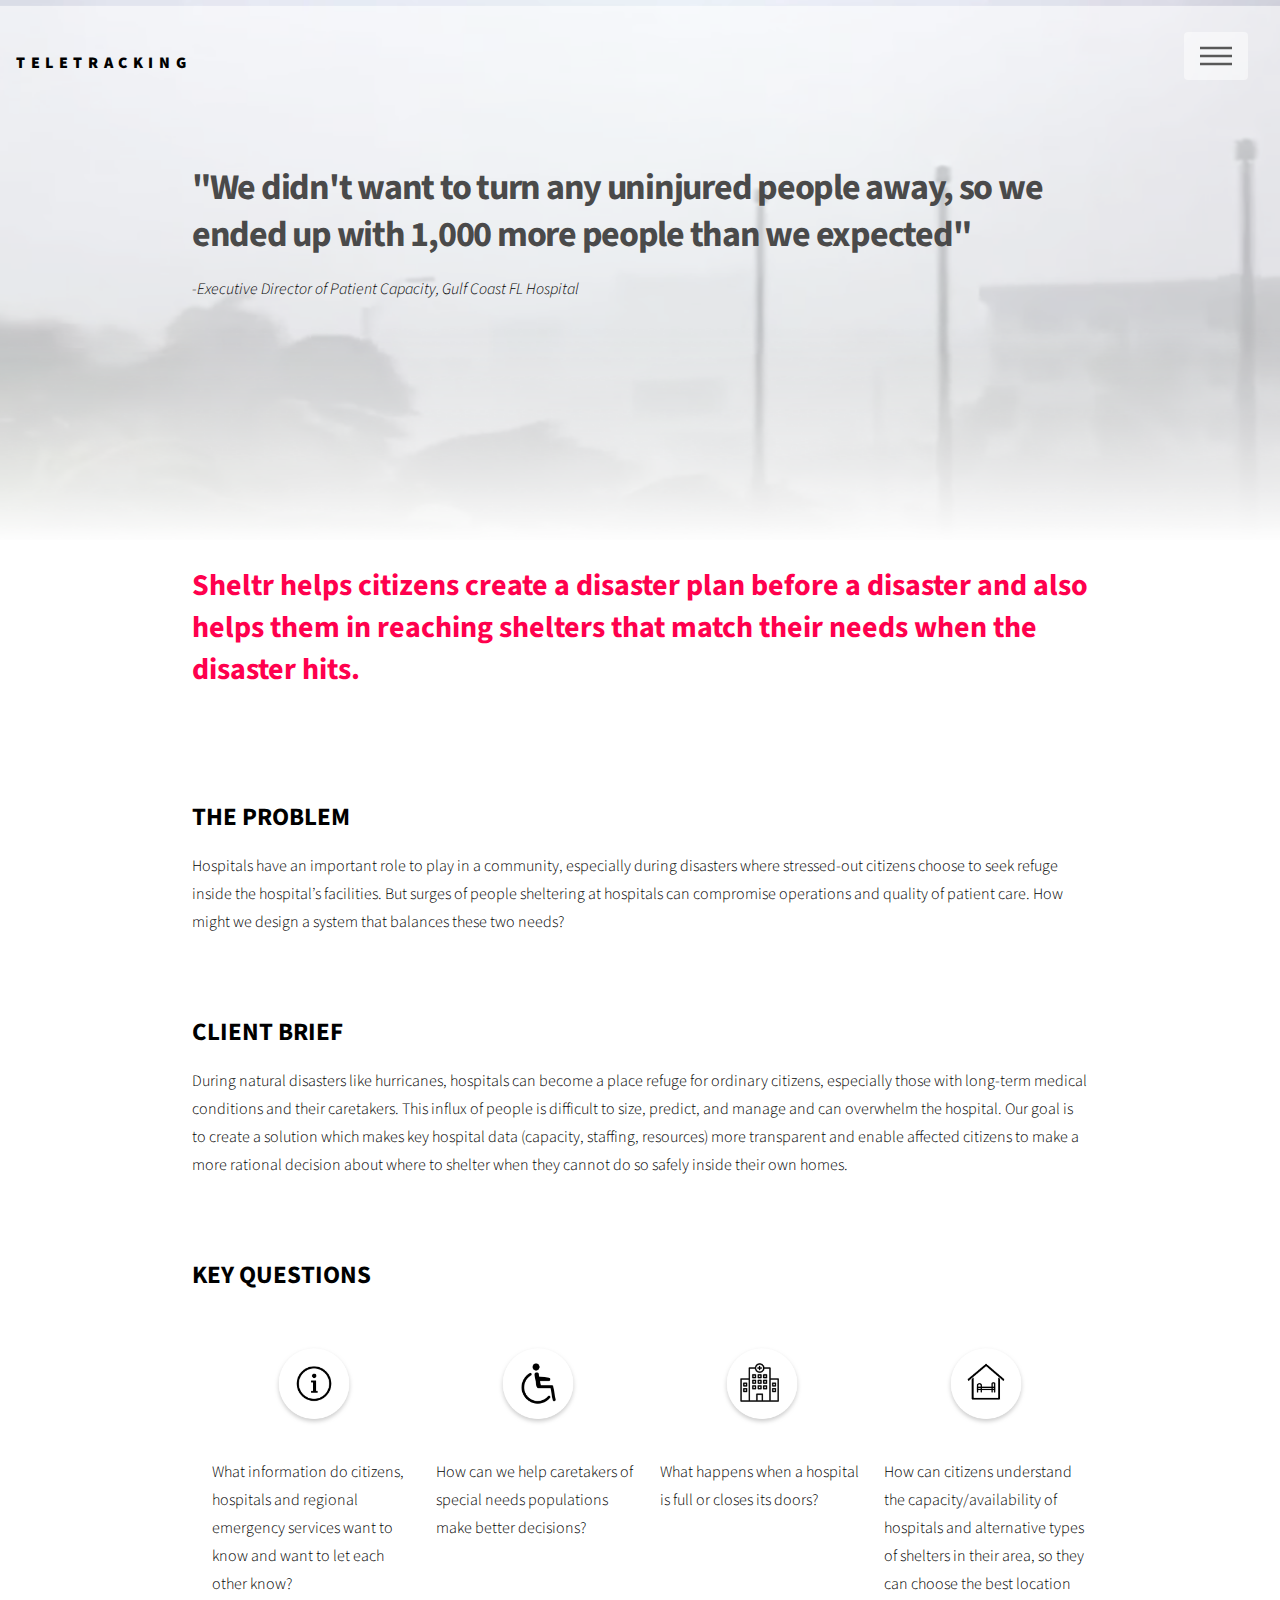
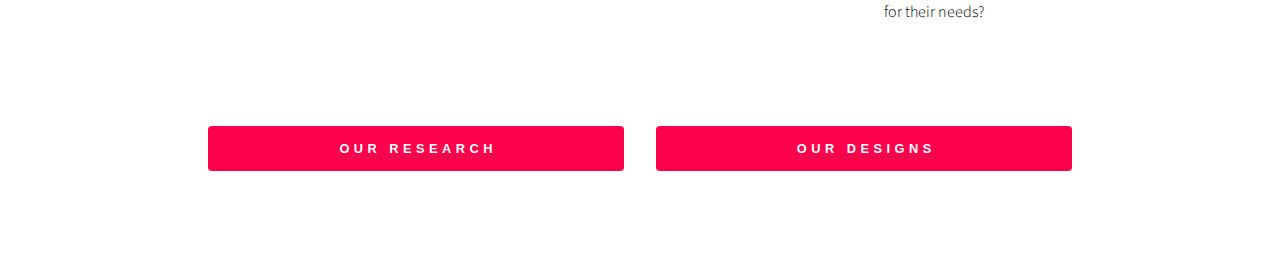
<file: index.html>
<!DOCTYPE HTML>
<!--
	Phantom by HTML5 UP
	html5up.net | @ajlkn
	Free for personal and commercial use under the CCA 3.0 license (html5up.net/license)
-->
<html>
	<head>
		<title>Home - Sheltr</title>
		<meta charset="utf-8" />
		<meta name="viewport" content="width=device-width, initial-scale=1" />
		<!--[if lte IE 8]><script src="assets/js/ie/html5shiv.js"></script><![endif]-->
		<link rel="stylesheet" href="assets/css/main.css" />
		<!--[if lte IE 9]><link rel="stylesheet" href="assets/css/ie9.css" /><![endif]-->
		<!--[if lte IE 8]><link rel="stylesheet" href="assets/css/ie8.css" /><![endif]-->
	</head>
	<body>
		<!-- Wrapper -->
			<div id="wrapper">
				<img id="home_image" src="images/TT_home_background.png" alt="" />

				<!-- Header -->
					<header id="header">
						<div>

							<!-- Logo -->
								<a href="index.html" class="logo">
									<span class="title">TeleTracking</span>
								</a>

							<!-- Nav -->
								<nav>
									<ul>
										<li><a href="#menu">Menu</a></li>
									</ul>
								</nav>

						</div>
					</header>

				<!-- Menu -->
					<nav id="menu">
						<h2>Menu</h2>
						<ul>
							<li><a href="index.html">Home</a></li>
							<li><a href="research.html">Research</a></li>
							<li><a href="design.html">Design</a></li>
						</ul>
					</nav>

				<!-- Main -->
					<div id="main">
						<div class="inner">
							<header id="opening_quote">
								<h1 id="main_quote">"We didn't want to turn any uninjured people away, so we ended up with 1,000 more people than we expected"</h1>
								<p id="quotes">-Executive Director of Patient Capacity, Gulf Coast FL Hospital</p>
							</header>
							<section class="tiles">
								<p class="solution">Sheltr helps citizens create a disaster plan before a disaster and also helps them in reaching shelters that match their needs when the disaster hits.</p>
								<div>
									<p class="home_topic">THE PROBLEM</p>
									<p>Hospitals have an important role to play in a community, especially during disasters where stressed-out citizens choose to seek refuge inside the hospital’s facilities. But surges of people sheltering at hospitals can compromise operations and quality of patient care. How might we design a system that balances these two needs?</p>
									<p class="home_topic">CLIENT BRIEF</p>
									<p>During natural disasters like hurricanes, hospitals can become a place refuge for ordinary citizens, especially those with long-term medical conditions and their caretakers. This influx of people is difficult to size, predict, and manage and can overwhelm the hospital. Our goal is to create a solution which makes key hospital data (capacity, staffing, resources) more transparent and enable affected citizens to make a more rational decision about where to shelter when they cannot do so safely inside their own homes. 
									</p>
									<p class="home_topic">KEY QUESTIONS</p>
								</div>
							
								<article class="style1">
									<span><img class="icon" src="images/icon_homepage1.png" alt="" /></span>
									<p>What information do citizens, hospitals and regional emergency services want to know and want to let each other know?</p>
								</article>
								<article class="style2">
									<!--<div class="circle"></div>-->
									<span><img class="icon" src="images/icon_homepage2.png" alt="" /></span>
									<p>How can we help caretakers of special needs populations make better decisions?</p>
								</article>
								<article class="style3">
									<span><img class="icon" src="images/icon_homepage3.png" alt="" /></span>
									<p>What happens when a hospital is full or closes its doors?</p>
								</article>
								<article class="style4">
									<span><img class="icon" src="images/icon_homepage4.png" alt="" /></span>
									<p>How can citizens understand the capacity/availability of hospitals and alternative types of shelters in their area, so they can choose the best location for their needs?</p>
								</article>

								<button class="button pink button-research"><a href="research.html">Our Research</a></button>
								<button class="button pink button-design"><a href="design.html">Our Designs</a></button>
							</section>
						</div>
					</div>
			</div>

		<!-- Scripts -->
			<script src="assets/js/jquery.min.js"></script>
			<script src="assets/js/skel.min.js"></script>
			<script src="assets/js/util.js"></script>
			<!--[if lte IE 8]><script src="assets/js/ie/respond.min.js"></script><![endif]-->
			<script src="assets/js/main.js"></script>

	</body>
</html>
</file>
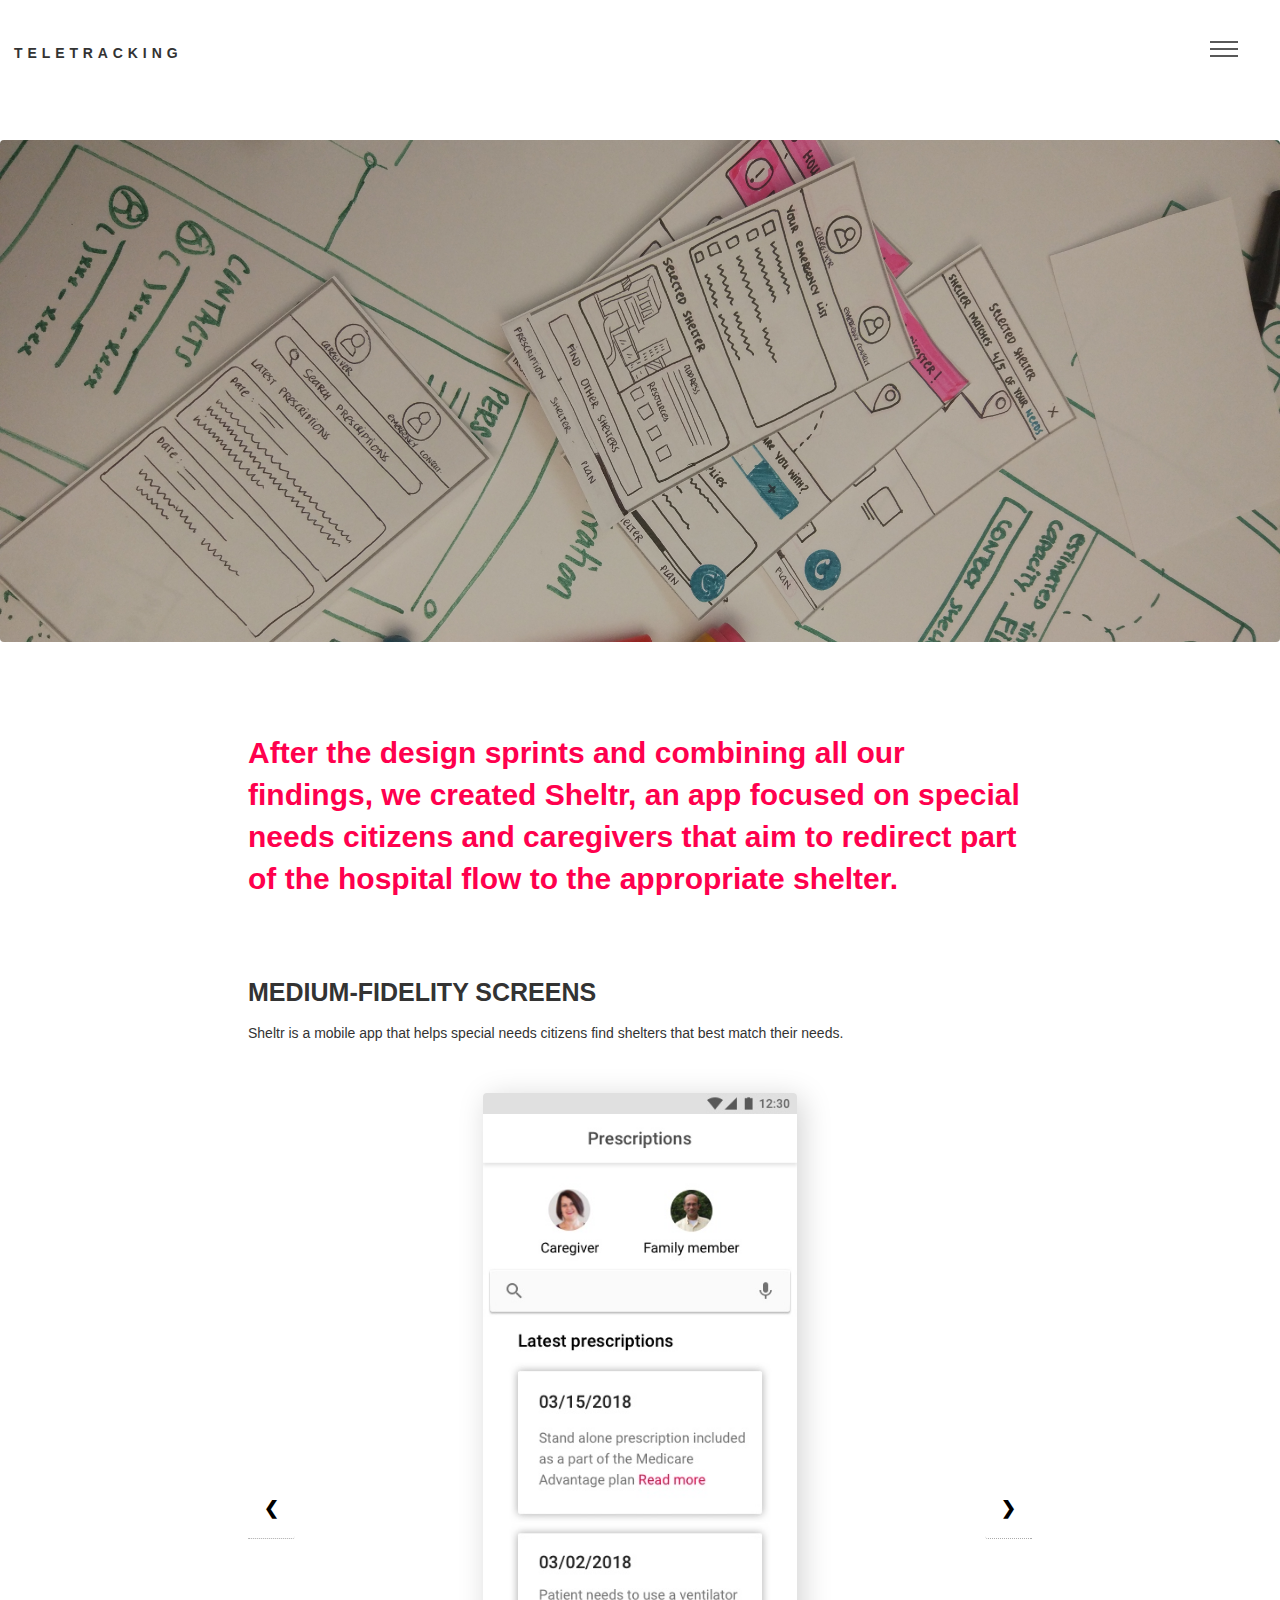
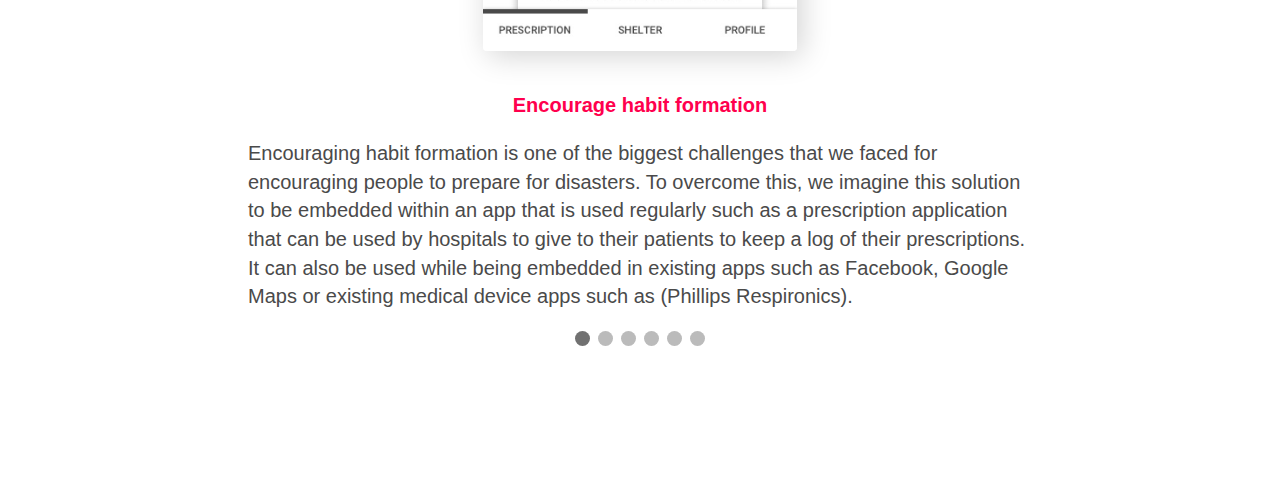
<file: design.html>
<!DOCTYPE HTML>
<!--
	Phantom by HTML5 UP
	html5up.net | @ajlkn
	Free for personal and commercial use under the CCA 3.0 license (html5up.net/license)
-->
<html>
	<head>
		<title>Design - Sheltr</title>
		<meta charset="utf-8" />
		<meta name="viewport" content="width=device-width, initial-scale=1" />
		<!--[if lte IE 8]><script src="assets/js/ie/html5shiv.js"></script><![endif]-->
		<link rel="stylesheet" href="assets/css/main.css" />
		<!--[if lte IE 9]><link rel="stylesheet" href="assets/css/ie9.css" /><![endif]-->
		<!--[if lte IE 8]><link rel="stylesheet" href="assets/css/ie8.css" /><![endif]-->

  <meta name="viewport" content="width=device-width, initial-scale=1">
  <link rel="stylesheet" href="https://maxcdn.bootstrapcdn.com/bootstrap/3.3.7/css/bootstrap.min.css">
  <script src="https://ajax.googleapis.com/ajax/libs/jquery/3.3.1/jquery.min.js"></script>
  <script src="https://maxcdn.bootstrapcdn.com/bootstrap/3.3.7/js/bootstrap.min.js"></script>


	</head>
	<body>
		<!-- Wrapper -->
			<div id="wrapper">

				<!-- Header -->
					<header id="header">
						<div>

							<!-- Logo -->
								<a href="index.html" class="logo">
									<span class="title">TeleTracking</span>
								</a>

							<!-- Nav -->
								<nav>
									<ul>
										<li><a href="#menu">Menu</a></li>
									</ul>
								</nav>

						</div>
					</header>

				<!-- Menu -->
					<nav id="menu">
						<h2>Menu</h2>
						<ul>
							<li><a href="index.html">Home</a></li>
							<li><a href="research.html">Research</a></li>
							<li><a href="design.html">Design</a></li>
						</ul>
					</nav>

				<!-- Main -->
					<div id="main">
						<span class="image main"><img src="images/design_top.png" alt="" /></span>
						<div class="inner">
							<p class="solution">After the design sprints and combining all our findings, we created Sheltr, an app focused on special needs citizens and caregivers that aim to redirect part of the hospital flow to the appropriate shelter.</p>
							<p class="home_topic">MEDIUM-FIDELITY SCREENS</p>
							<p>Sheltr is a mobile app that helps special needs citizens find shelters that best match their needs.</p>
							<br><br>


<div class="slideshow-container">

<div class="mySlides">
  <span class="image scroll"><img src="images/Screen_1.jpg"></span>
  <div class="caption-text">
  	<p><b>Encourage habit formation</b></p>
  </div>
    	<p class="caption-text explanation">Encouraging habit formation is one of the biggest challenges that we faced for encouraging people to prepare for disasters. To overcome this, we imagine this solution to be embedded within an app that is used regularly such as a prescription application that can be used by hospitals to give to their patients to keep a log of their prescriptions. It can also be used while being embedded in existing apps such as Facebook, Google Maps or existing medical device apps such as (Phillips Respironics).</p>
</div>

<div class="mySlides">
  <span class="image scroll"><img src="images/Screen_2.jpg"></span>
  <div class="caption-text">
  	<p><b>Simplify registration</b></p>
  </div>
  <p class="caption-text explanation">
We also saw that medical needs shelters currently don’t have enough registrations, having a quick look at the form made us realize that these are extensive and full of fields that could be prefilled by available patient information by the hospitals. We mocked-up a form that only asks for the missing key information from the special needs person.In cases where the special needs citizen is not comfortable using app, their caregiver can fill it for them.</p>
</div>

<div class="mySlides">
  <span class="image scroll"><img src="images/Screen_3.jpg"></span>
  <div class="caption-text">
  	<p><b>Matching shelter</b></p>
  </div>
  <p class="caption-text explanation">
  	Based on the needs inputed by the user, they are matched to a shelter that fits their needs.
  </p>
</div>

<div class="mySlides">
  <span class="image scroll"><img src="images/screen_5.jpg"></span>
  <div class="caption-text">
  	<p><b>Progressive reminders</b></p>
  </div>
  <p class="caption-text explanation">
  	A hurricanes path is predicted, 72 hours before it is about to hit, if the patients home or shelter falls in the path, you are redirected to other places.It is at this time that the user is prompted to mention how many people will be accompanying them to the shelter.  Our research shows that progressive reminders compel specific actions that are important during a disaster. It also optimizes actions depending on disaster timeline.
  </p>
</div>

<div class="mySlides">
  <span class="image scroll"><img src="images/Screen_4.jpg"></span>
  <div class="caption-text">
  	<p><b>Demonstrate authority</b></p>
  </div>
  <p class="caption-text explanation">When the patient starts moving towards the shelter, users are shown an optimized route and also given an estimated arrival time for their shelter. A progress bar helps them keep track of the shelters capacity and also compels them to take action promptly.  We learned that during disasters, citizens respond very well to authoritative instructions during disasters. It reduces their cognitive load and decision fatigue.</p>
</div>

<div class="mySlides">
  <span class="image scroll"><img src="images/Screen_6.jpg"></span>
  <div class="caption-text">
  	<p><b>Contact help</b></p>
  	</div>
  	<p class="caption-text explanation">
Homeland Security says that 6 hours before a hurricane is about to hit, citizens should stay where they are. Using the location data, if the app detects that the user has not left their house, it recommends them to stay at home and also provides tips for how to stay safe. Emergency responders are alerted about these users so they can take actions in these places first.</p>
</div>

<a class="prev" onclick="plusSlides(-1)">&#10094;</a>
<a class="next" onclick="plusSlides(1)">&#10095;</a>

</div>
<br>

<div class="dot-line">
  <span class="dot" onclick="currentSlide(1)"></span> 
  <span class="dot" onclick="currentSlide(2)"></span> 
  <span class="dot" onclick="currentSlide(3)"></span> 
  <span class="dot" onclick="currentSlide(4)"></span>
  <span class="dot" onclick="currentSlide(5)"></span> 
  <span class="dot" onclick="currentSlide(6)"></span> 
</div>

						<!--<span class="image main"><img src="images/TT_screens2.png" alt="" /></span>-->
					</div>
			</div>

		<!-- Scripts -->
			<script src="assets/js/jquery.min.js"></script>
			<script src="assets/js/skel.min.js"></script>
			<script src="assets/js/util.js"></script>
			<!--[if lte IE 8]><script src="assets/js/ie/respond.min.js"></script><![endif]-->
			<script src="assets/js/main.js"></script>

	</body>
</html>
</file>
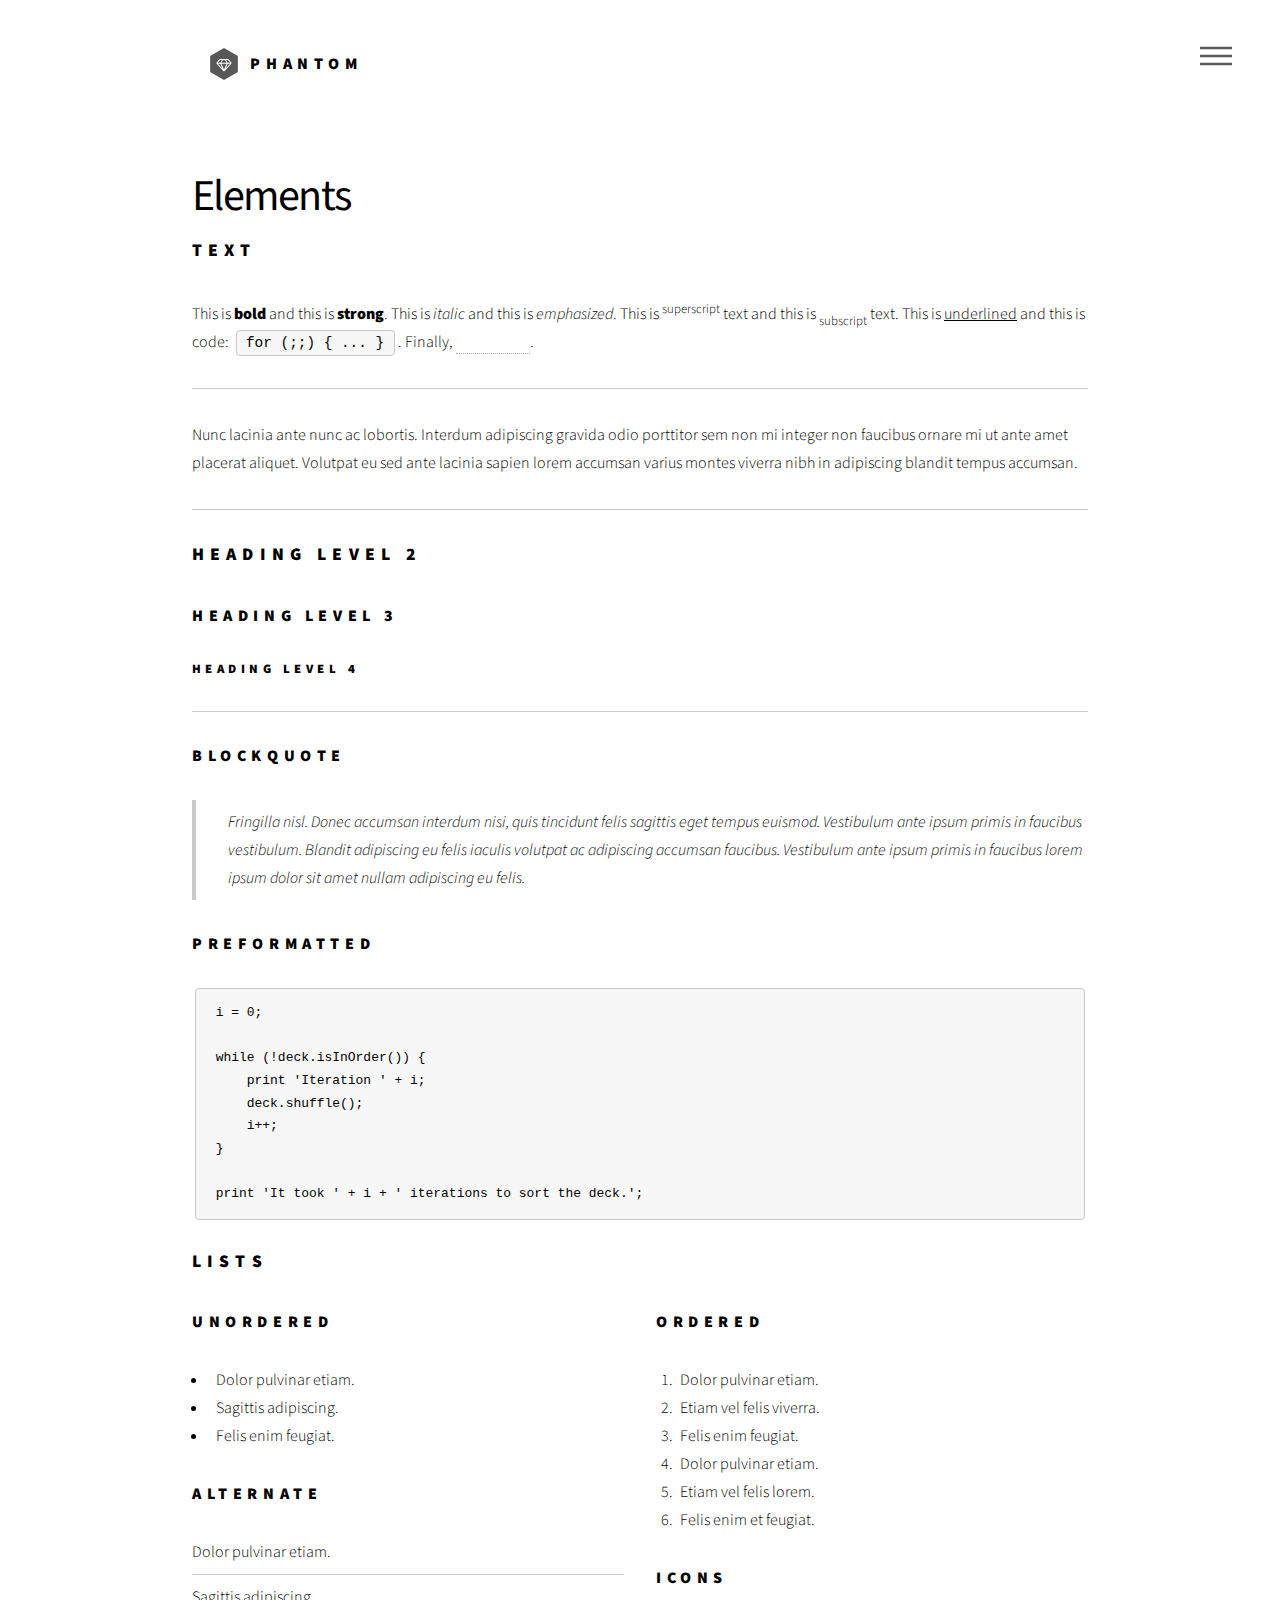
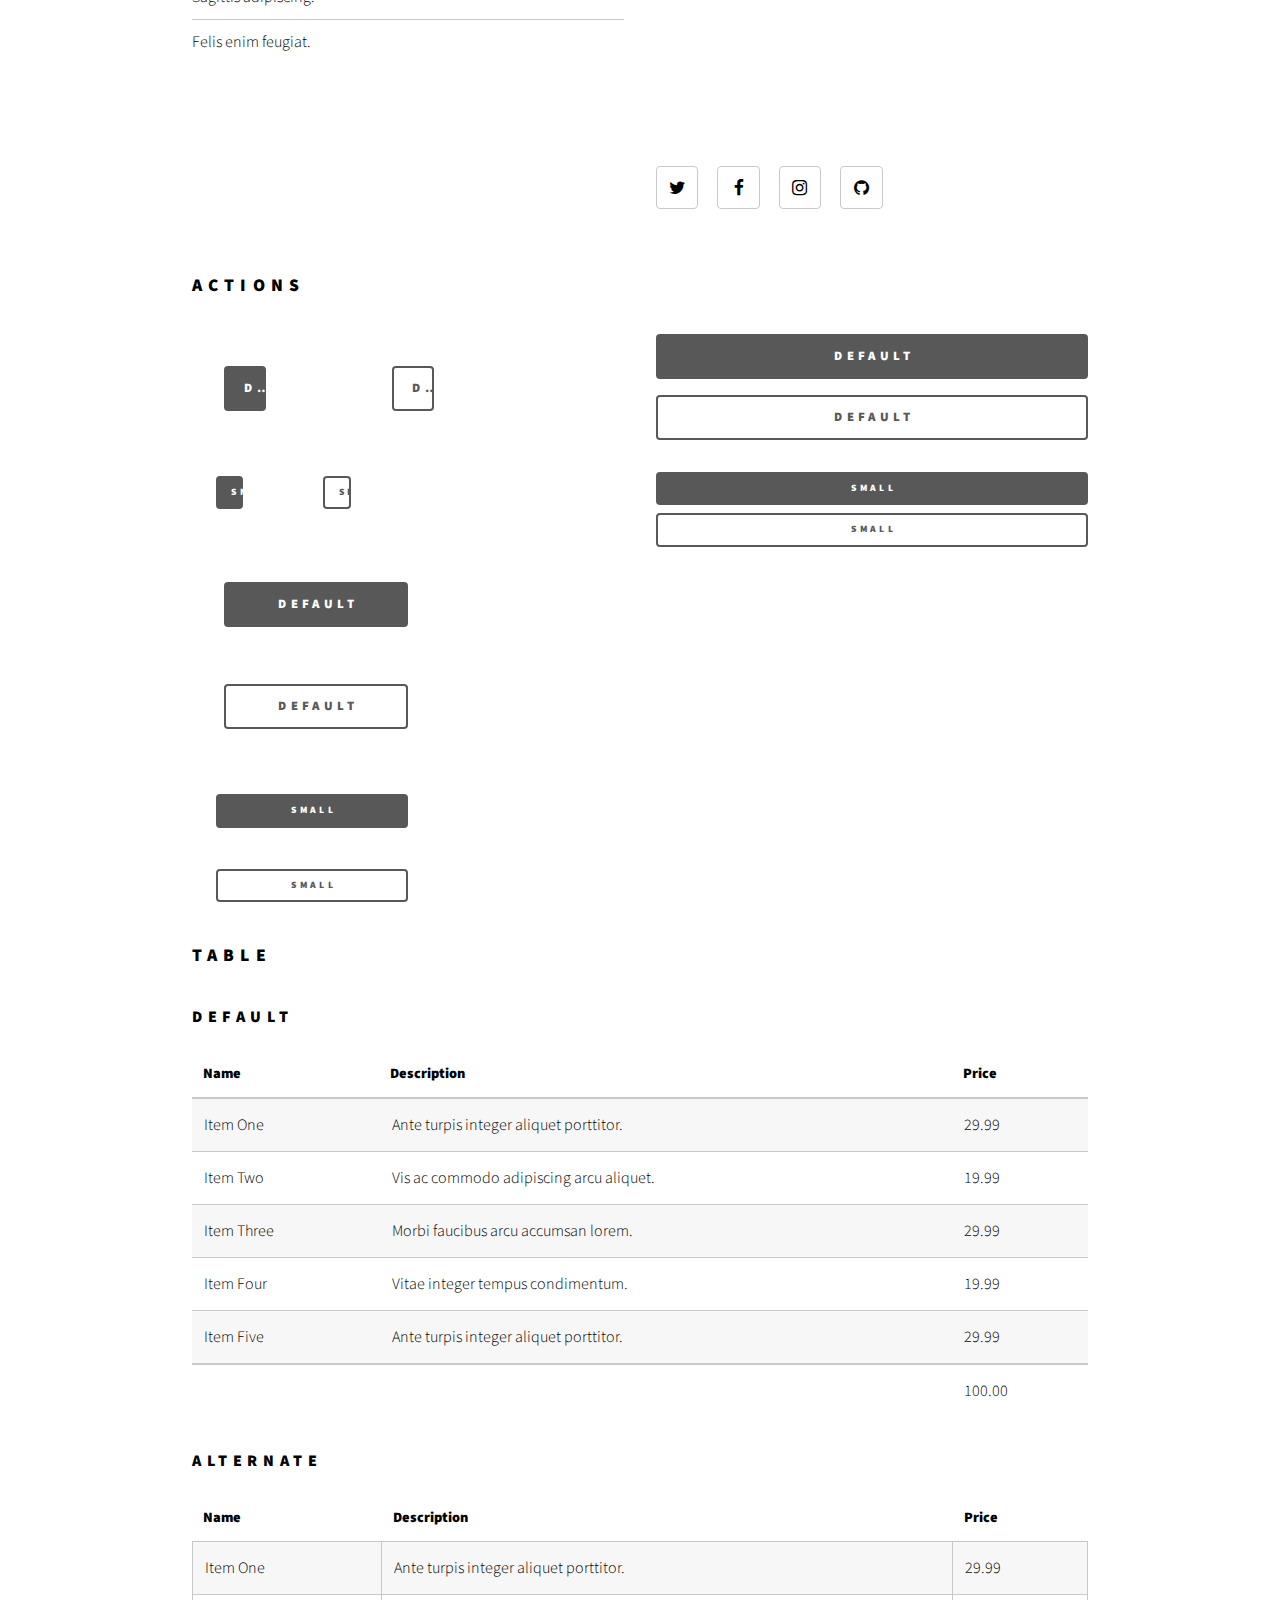
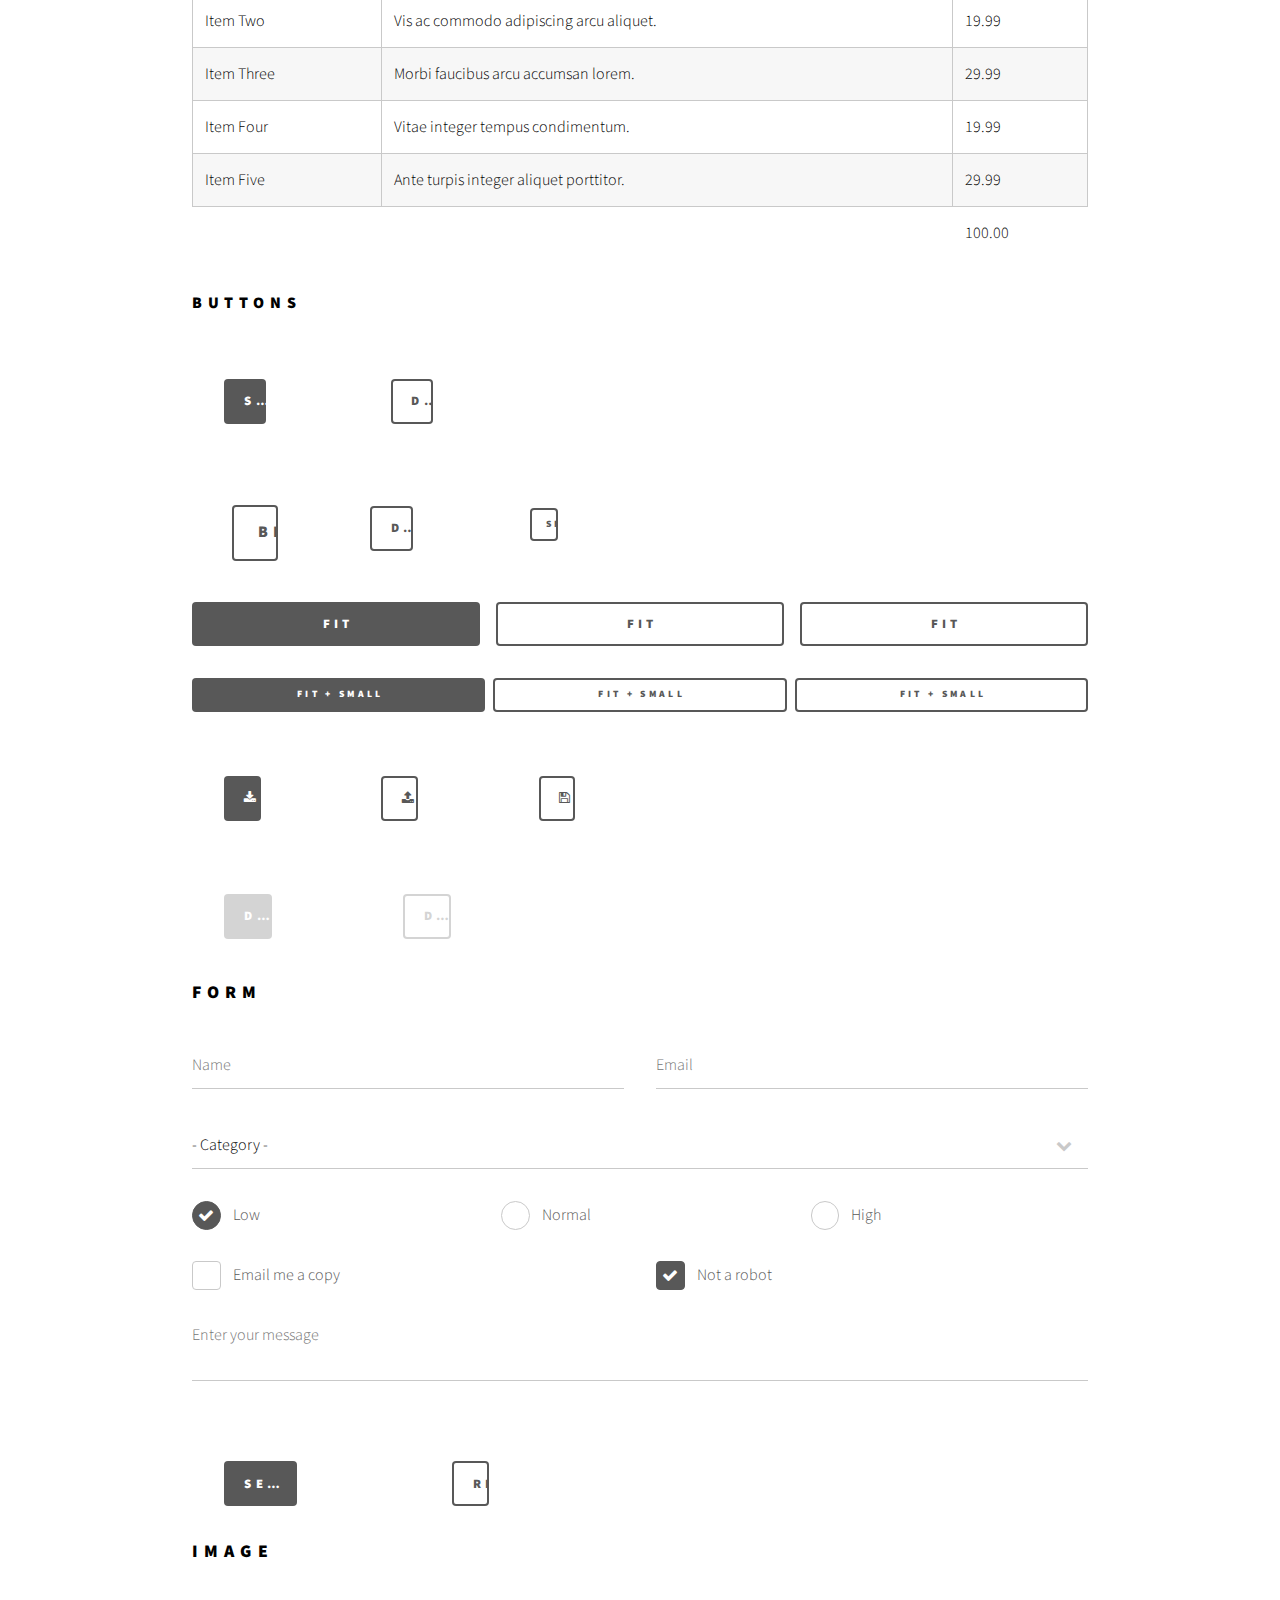
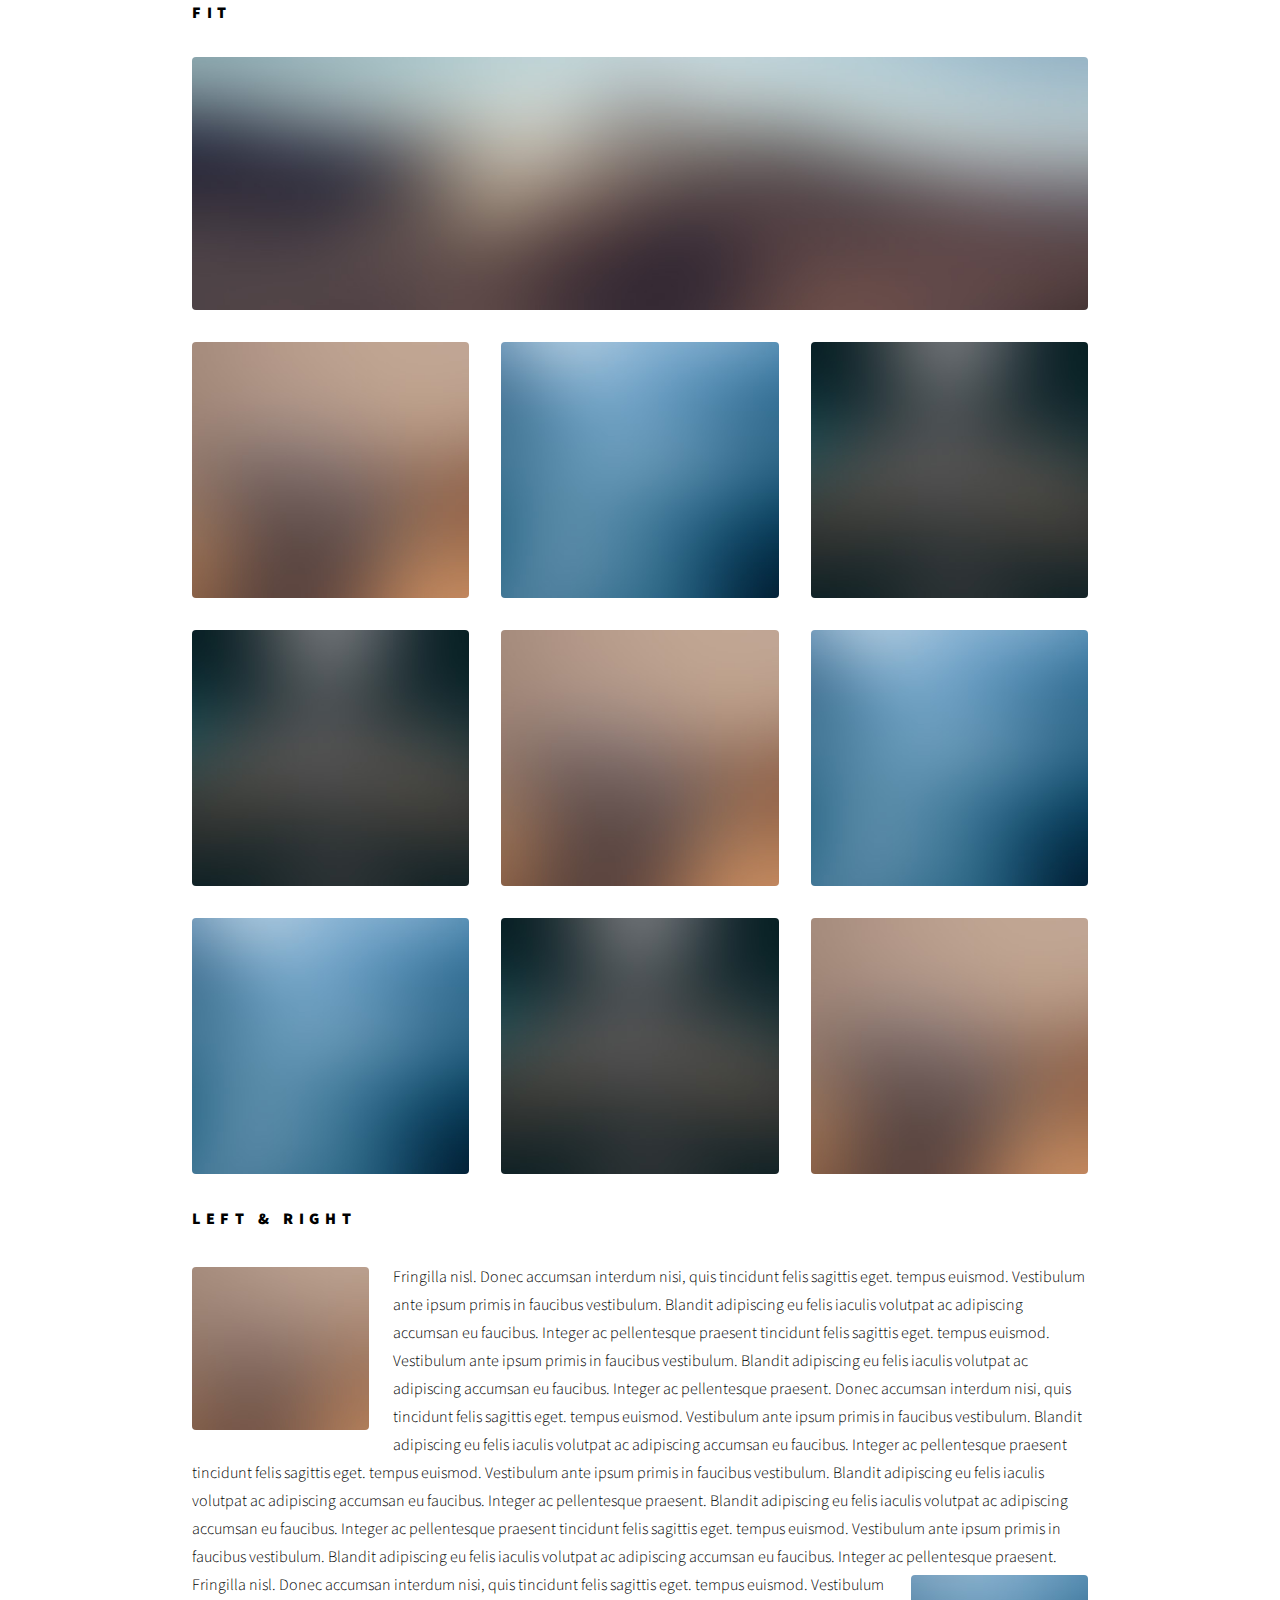
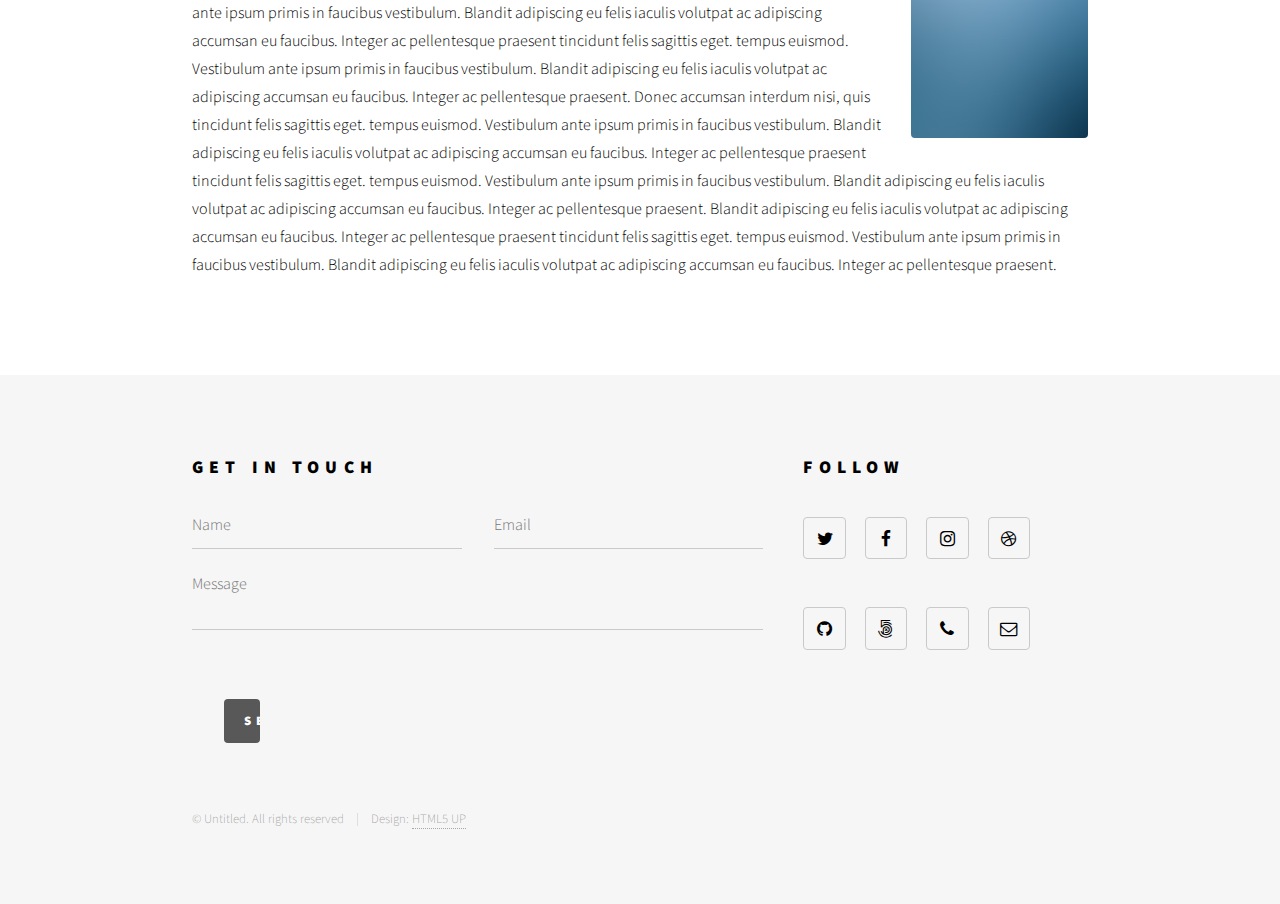
<file: elements.html>
<!DOCTYPE HTML>
<!--
	Phantom by HTML5 UP
	html5up.net | @ajlkn
	Free for personal and commercial use under the CCA 3.0 license (html5up.net/license)
-->
<html>
	<head>
		<title>Elements - Phantom by HTML5 UP</title>
		<meta charset="utf-8" />
		<meta name="viewport" content="width=device-width, initial-scale=1" />
		<!--[if lte IE 8]><script src="assets/js/ie/html5shiv.js"></script><![endif]-->
		<link rel="stylesheet" href="assets/css/main.css" />
		<!--[if lte IE 9]><link rel="stylesheet" href="assets/css/ie9.css" /><![endif]-->
		<!--[if lte IE 8]><link rel="stylesheet" href="assets/css/ie8.css" /><![endif]-->
	</head>
	<body>
		<!-- Wrapper -->
			<div id="wrapper">

				<!-- Header -->
					<header id="header">
						<div class="inner">

							<!-- Logo -->
								<a href="index.html" class="logo">
									<span class="symbol"><img src="images/logo.svg" alt="" /></span><span class="title">Phantom</span>
								</a>

							<!-- Nav -->
								<nav>
									<ul>
										<li><a href="#menu">Menu</a></li>
									</ul>
								</nav>

						</div>
					</header>

				<!-- Menu -->
					<nav id="menu">
						<h2>Menu</h2>
						<ul>
							<li><a href="index.html">Home</a></li>
							<li><a href="generic.html">Ipsum veroeros</a></li>
							<li><a href="generic.html">Tempus etiam</a></li>
							<li><a href="generic.html">Consequat dolor</a></li>
							<li><a href="elements.html">Elements</a></li>
						</ul>
					</nav>

				<!-- Main -->
					<div id="main">
						<div class="inner">
							<h1>Elements</h1>

							<!-- Text -->
								<section>
									<h2>Text</h2>
									<p>This is <b>bold</b> and this is <strong>strong</strong>. This is <i>italic</i> and this is <em>emphasized</em>.
									This is <sup>superscript</sup> text and this is <sub>subscript</sub> text.
									This is <u>underlined</u> and this is code: <code>for (;;) { ... }</code>. Finally, <a href="#">this is a link</a>.</p>
									<hr />
									<p>Nunc lacinia ante nunc ac lobortis. Interdum adipiscing gravida odio porttitor sem non mi integer non faucibus ornare mi ut ante amet placerat aliquet. Volutpat eu sed ante lacinia sapien lorem accumsan varius montes viverra nibh in adipiscing blandit tempus accumsan.</p>
									<hr />
									<h2>Heading Level 2</h2>
									<h3>Heading Level 3</h3>
									<h4>Heading Level 4</h4>
									<hr />
									<h3>Blockquote</h3>
									<blockquote>Fringilla nisl. Donec accumsan interdum nisi, quis tincidunt felis sagittis eget tempus euismod. Vestibulum ante ipsum primis in faucibus vestibulum. Blandit adipiscing eu felis iaculis volutpat ac adipiscing accumsan faucibus. Vestibulum ante ipsum primis in faucibus lorem ipsum dolor sit amet nullam adipiscing eu felis.</blockquote>
									<h3>Preformatted</h3>
									<pre><code>i = 0;

while (!deck.isInOrder()) {
    print 'Iteration ' + i;
    deck.shuffle();
    i++;
}

print 'It took ' + i + ' iterations to sort the deck.';</code></pre>
								</section>

							<!-- Lists -->
								<section>
									<h2>Lists</h2>
									<div class="row">
										<div class="6u 12u$(medium)">
											<h3>Unordered</h3>
											<ul>
												<li>Dolor pulvinar etiam.</li>
												<li>Sagittis adipiscing.</li>
												<li>Felis enim feugiat.</li>
											</ul>
											<h3>Alternate</h3>
											<ul class="alt">
												<li>Dolor pulvinar etiam.</li>
												<li>Sagittis adipiscing.</li>
												<li>Felis enim feugiat.</li>
											</ul>
										</div>
										<div class="6u$ 12u$(medium)">
											<h3>Ordered</h3>
											<ol>
												<li>Dolor pulvinar etiam.</li>
												<li>Etiam vel felis viverra.</li>
												<li>Felis enim feugiat.</li>
												<li>Dolor pulvinar etiam.</li>
												<li>Etiam vel felis lorem.</li>
												<li>Felis enim et feugiat.</li>
											</ol>
											<h3>Icons</h3>
											<ul class="icons">
												<li><a href="#" class="icon style1 fa-twitter"><span class="label">Twitter</span></a></li>
												<li><a href="#" class="icon style1 fa-facebook"><span class="label">Facebook</span></a></li>
												<li><a href="#" class="icon style1 fa-instagram"><span class="label">Instagram</span></a></li>
												<li><a href="#" class="icon style1 fa-github"><span class="label">Github</span></a></li>
											</ul>
											<ul class="icons">
												<li><a href="#" class="icon style2 fa-twitter"><span class="label">Twitter</span></a></li>
												<li><a href="#" class="icon style2 fa-facebook"><span class="label">Facebook</span></a></li>
												<li><a href="#" class="icon style2 fa-instagram"><span class="label">Instagram</span></a></li>
												<li><a href="#" class="icon style2 fa-github"><span class="label">Github</span></a></li>
											</ul>
										</div>
									</div>
									<h2>Actions</h2>
									<div class="row">
										<div class="6u 12u$(medium)">
											<ul class="actions">
												<li><a href="#" class="button special">Default</a></li>
												<li><a href="#" class="button">Default</a></li>
											</ul>
											<ul class="actions small">
												<li><a href="#" class="button special small">Small</a></li>
												<li><a href="#" class="button small">Small</a></li>
											</ul>
											<ul class="actions vertical">
												<li><a href="#" class="button special">Default</a></li>
												<li><a href="#" class="button">Default</a></li>
											</ul>
											<ul class="actions vertical small">
												<li><a href="#" class="button special small">Small</a></li>
												<li><a href="#" class="button small">Small</a></li>
											</ul>
										</div>
										<div class="6u 12u$(medium)">
											<ul class="actions vertical">
												<li><a href="#" class="button special fit">Default</a></li>
												<li><a href="#" class="button fit">Default</a></li>
											</ul>
											<ul class="actions vertical small">
												<li><a href="#" class="button special small fit">Small</a></li>
												<li><a href="#" class="button small fit">Small</a></li>
											</ul>
										</div>
									</div>
								</section>

							<!-- Table -->
								<section>
									<h2>Table</h2>
									<h3>Default</h3>
									<div class="table-wrapper">
										<table>
											<thead>
												<tr>
													<th>Name</th>
													<th>Description</th>
													<th>Price</th>
												</tr>
											</thead>
											<tbody>
												<tr>
													<td>Item One</td>
													<td>Ante turpis integer aliquet porttitor.</td>
													<td>29.99</td>
												</tr>
												<tr>
													<td>Item Two</td>
													<td>Vis ac commodo adipiscing arcu aliquet.</td>
													<td>19.99</td>
												</tr>
												<tr>
													<td>Item Three</td>
													<td> Morbi faucibus arcu accumsan lorem.</td>
													<td>29.99</td>
												</tr>
												<tr>
													<td>Item Four</td>
													<td>Vitae integer tempus condimentum.</td>
													<td>19.99</td>
												</tr>
												<tr>
													<td>Item Five</td>
													<td>Ante turpis integer aliquet porttitor.</td>
													<td>29.99</td>
												</tr>
											</tbody>
											<tfoot>
												<tr>
													<td colspan="2"></td>
													<td>100.00</td>
												</tr>
											</tfoot>
										</table>
									</div>

									<h3>Alternate</h3>
									<div class="table-wrapper">
										<table class="alt">
											<thead>
												<tr>
													<th>Name</th>
													<th>Description</th>
													<th>Price</th>
												</tr>
											</thead>
											<tbody>
												<tr>
													<td>Item One</td>
													<td>Ante turpis integer aliquet porttitor.</td>
													<td>29.99</td>
												</tr>
												<tr>
													<td>Item Two</td>
													<td>Vis ac commodo adipiscing arcu aliquet.</td>
													<td>19.99</td>
												</tr>
												<tr>
													<td>Item Three</td>
													<td> Morbi faucibus arcu accumsan lorem.</td>
													<td>29.99</td>
												</tr>
												<tr>
													<td>Item Four</td>
													<td>Vitae integer tempus condimentum.</td>
													<td>19.99</td>
												</tr>
												<tr>
													<td>Item Five</td>
													<td>Ante turpis integer aliquet porttitor.</td>
													<td>29.99</td>
												</tr>
											</tbody>
											<tfoot>
												<tr>
													<td colspan="2"></td>
													<td>100.00</td>
												</tr>
											</tfoot>
										</table>
									</div>
								</section>

							<!-- Buttons -->
								<section>
									<h3>Buttons</h3>
									<ul class="actions">
										<li><a href="#" class="button special">Special</a></li>
										<li><a href="#" class="button">Default</a></li>
									</ul>
									<ul class="actions">
										<li><a href="#" class="button big">Big</a></li>
										<li><a href="#" class="button">Default</a></li>
										<li><a href="#" class="button small">Small</a></li>
									</ul>
									<ul class="actions fit">
										<li><a href="#" class="button special fit">Fit</a></li>
										<li><a href="#" class="button fit">Fit</a></li>
										<li><a href="#" class="button fit">Fit</a></li>
									</ul>
									<ul class="actions fit small">
										<li><a href="#" class="button special fit small">Fit + Small</a></li>
										<li><a href="#" class="button fit small">Fit + Small</a></li>
										<li><a href="#" class="button fit small">Fit + Small</a></li>
									</ul>
									<ul class="actions">
										<li><a href="#" class="button special icon fa-download">Icon</a></li>
										<li><a href="#" class="button icon fa-upload">Icon</a></li>
										<li><a href="#" class="button icon fa-save">Icon</a></li>
									</ul>
									<ul class="actions">
										<li><span class="button special disabled">Disabled</span></li>
										<li><span class="button disabled">Disabled</span></li>
									</ul>
								</section>

							<!-- Form -->
								<section>
									<h2>Form</h2>
									<form method="post" action="#">
										<div class="row uniform">
											<div class="6u 12u$(xsmall)">
												<input type="text" name="demo-name" id="demo-name" value="" placeholder="Name" />
											</div>
											<div class="6u$ 12u$(xsmall)">
												<input type="email" name="demo-email" id="demo-email" value="" placeholder="Email" />
											</div>
											<div class="12u$">
												<div class="select-wrapper">
													<select name="demo-category" id="demo-category">
														<option value="">- Category -</option>
														<option value="1">Manufacturing</option>
														<option value="1">Shipping</option>
														<option value="1">Administration</option>
														<option value="1">Human Resources</option>
													</select>
												</div>
											</div>
											<div class="4u 12u$(small)">
												<input type="radio" id="demo-priority-low" name="demo-priority" checked>
												<label for="demo-priority-low">Low</label>
											</div>
											<div class="4u 12u$(small)">
												<input type="radio" id="demo-priority-normal" name="demo-priority">
												<label for="demo-priority-normal">Normal</label>
											</div>
											<div class="4u$ 12u$(small)">
												<input type="radio" id="demo-priority-high" name="demo-priority">
												<label for="demo-priority-high">High</label>
											</div>
											<div class="6u 12u$(small)">
												<input type="checkbox" id="demo-copy" name="demo-copy">
												<label for="demo-copy">Email me a copy</label>
											</div>
											<div class="6u$ 12u$(small)">
												<input type="checkbox" id="demo-human" name="demo-human" checked>
												<label for="demo-human">Not a robot</label>
											</div>
											<div class="12u$">
												<textarea name="demo-message" id="demo-message" placeholder="Enter your message" rows="6"></textarea>
											</div>
											<div class="12u$">
												<ul class="actions">
													<li><input type="submit" value="Send Message" class="special" /></li>
													<li><input type="reset" value="Reset" /></li>
												</ul>
											</div>
										</div>
									</form>
								</section>

							<!-- Image -->
								<section>
									<h2>Image</h2>
									<h3>Fit</h3>
									<div class="box alt">
										<div class="row uniform">
											<div class="12u$"><span class="image fit"><img src="images/pic13.jpg" alt="" /></span></div>
											<div class="4u"><span class="image fit"><img src="images/pic01.jpg" alt="" /></span></div>
											<div class="4u"><span class="image fit"><img src="images/pic02.jpg" alt="" /></span></div>
											<div class="4u$"><span class="image fit"><img src="images/pic03.jpg" alt="" /></span></div>
											<div class="4u"><span class="image fit"><img src="images/pic03.jpg" alt="" /></span></div>
											<div class="4u"><span class="image fit"><img src="images/pic01.jpg" alt="" /></span></div>
											<div class="4u$"><span class="image fit"><img src="images/pic02.jpg" alt="" /></span></div>
											<div class="4u"><span class="image fit"><img src="images/pic02.jpg" alt="" /></span></div>
											<div class="4u"><span class="image fit"><img src="images/pic03.jpg" alt="" /></span></div>
											<div class="4u$"><span class="image fit"><img src="images/pic01.jpg" alt="" /></span></div>
										</div>
									</div>
									<h3>Left &amp; Right</h3>
									<p><span class="image left"><img src="images/pic14.jpg" alt="" /></span>Fringilla nisl. Donec accumsan interdum nisi, quis tincidunt felis sagittis eget. tempus euismod. Vestibulum ante ipsum primis in faucibus vestibulum. Blandit adipiscing eu felis iaculis volutpat ac adipiscing accumsan eu faucibus. Integer ac pellentesque praesent tincidunt felis sagittis eget. tempus euismod. Vestibulum ante ipsum primis in faucibus vestibulum. Blandit adipiscing eu felis iaculis volutpat ac adipiscing accumsan eu faucibus. Integer ac pellentesque praesent. Donec accumsan interdum nisi, quis tincidunt felis sagittis eget. tempus euismod. Vestibulum ante ipsum primis in faucibus vestibulum. Blandit adipiscing eu felis iaculis volutpat ac adipiscing accumsan eu faucibus. Integer ac pellentesque praesent tincidunt felis sagittis eget. tempus euismod. Vestibulum ante ipsum primis in faucibus vestibulum. Blandit adipiscing eu felis iaculis volutpat ac adipiscing accumsan eu faucibus. Integer ac pellentesque praesent. Blandit adipiscing eu felis iaculis volutpat ac adipiscing accumsan eu faucibus. Integer ac pellentesque praesent tincidunt felis sagittis eget. tempus euismod. Vestibulum ante ipsum primis in faucibus vestibulum. Blandit adipiscing eu felis iaculis volutpat ac adipiscing accumsan eu faucibus. Integer ac pellentesque praesent.</p>
									<p><span class="image right"><img src="images/pic15.jpg" alt="" /></span>Fringilla nisl. Donec accumsan interdum nisi, quis tincidunt felis sagittis eget. tempus euismod. Vestibulum ante ipsum primis in faucibus vestibulum. Blandit adipiscing eu felis iaculis volutpat ac adipiscing accumsan eu faucibus. Integer ac pellentesque praesent tincidunt felis sagittis eget. tempus euismod. Vestibulum ante ipsum primis in faucibus vestibulum. Blandit adipiscing eu felis iaculis volutpat ac adipiscing accumsan eu faucibus. Integer ac pellentesque praesent. Donec accumsan interdum nisi, quis tincidunt felis sagittis eget. tempus euismod. Vestibulum ante ipsum primis in faucibus vestibulum. Blandit adipiscing eu felis iaculis volutpat ac adipiscing accumsan eu faucibus. Integer ac pellentesque praesent tincidunt felis sagittis eget. tempus euismod. Vestibulum ante ipsum primis in faucibus vestibulum. Blandit adipiscing eu felis iaculis volutpat ac adipiscing accumsan eu faucibus. Integer ac pellentesque praesent. Blandit adipiscing eu felis iaculis volutpat ac adipiscing accumsan eu faucibus. Integer ac pellentesque praesent tincidunt felis sagittis eget. tempus euismod. Vestibulum ante ipsum primis in faucibus vestibulum. Blandit adipiscing eu felis iaculis volutpat ac adipiscing accumsan eu faucibus. Integer ac pellentesque praesent.</p>
								</section>

						</div>
					</div>

				<!-- Footer -->
					<footer id="footer">
						<div class="inner">
							<section>
								<h2>Get in touch</h2>
								<form method="post" action="#">
									<div class="field half first">
										<input type="text" name="name" id="name" placeholder="Name" />
									</div>
									<div class="field half">
										<input type="email" name="email" id="email" placeholder="Email" />
									</div>
									<div class="field">
										<textarea name="message" id="message" placeholder="Message"></textarea>
									</div>
									<ul class="actions">
										<li><input type="submit" value="Send" class="special" /></li>
									</ul>
								</form>
							</section>
							<section>
								<h2>Follow</h2>
								<ul class="icons">
									<li><a href="#" class="icon style2 fa-twitter"><span class="label">Twitter</span></a></li>
									<li><a href="#" class="icon style2 fa-facebook"><span class="label">Facebook</span></a></li>
									<li><a href="#" class="icon style2 fa-instagram"><span class="label">Instagram</span></a></li>
									<li><a href="#" class="icon style2 fa-dribbble"><span class="label">Dribbble</span></a></li>
									<li><a href="#" class="icon style2 fa-github"><span class="label">GitHub</span></a></li>
									<li><a href="#" class="icon style2 fa-500px"><span class="label">500px</span></a></li>
									<li><a href="#" class="icon style2 fa-phone"><span class="label">Phone</span></a></li>
									<li><a href="#" class="icon style2 fa-envelope-o"><span class="label">Email</span></a></li>
								</ul>
							</section>
							<ul class="copyright">
								<li>&copy; Untitled. All rights reserved</li><li>Design: <a href="http://html5up.net">HTML5 UP</a></li>
							</ul>
						</div>
					</footer>

			</div>

		<!-- Scripts -->
			<script src="assets/js/jquery.min.js"></script>
			<script src="assets/js/skel.min.js"></script>
			<script src="assets/js/util.js"></script>
			<!--[if lte IE 8]><script src="assets/js/ie/respond.min.js"></script><![endif]-->
			<script src="assets/js/main.js"></script>

	</body>
</html>
</file>
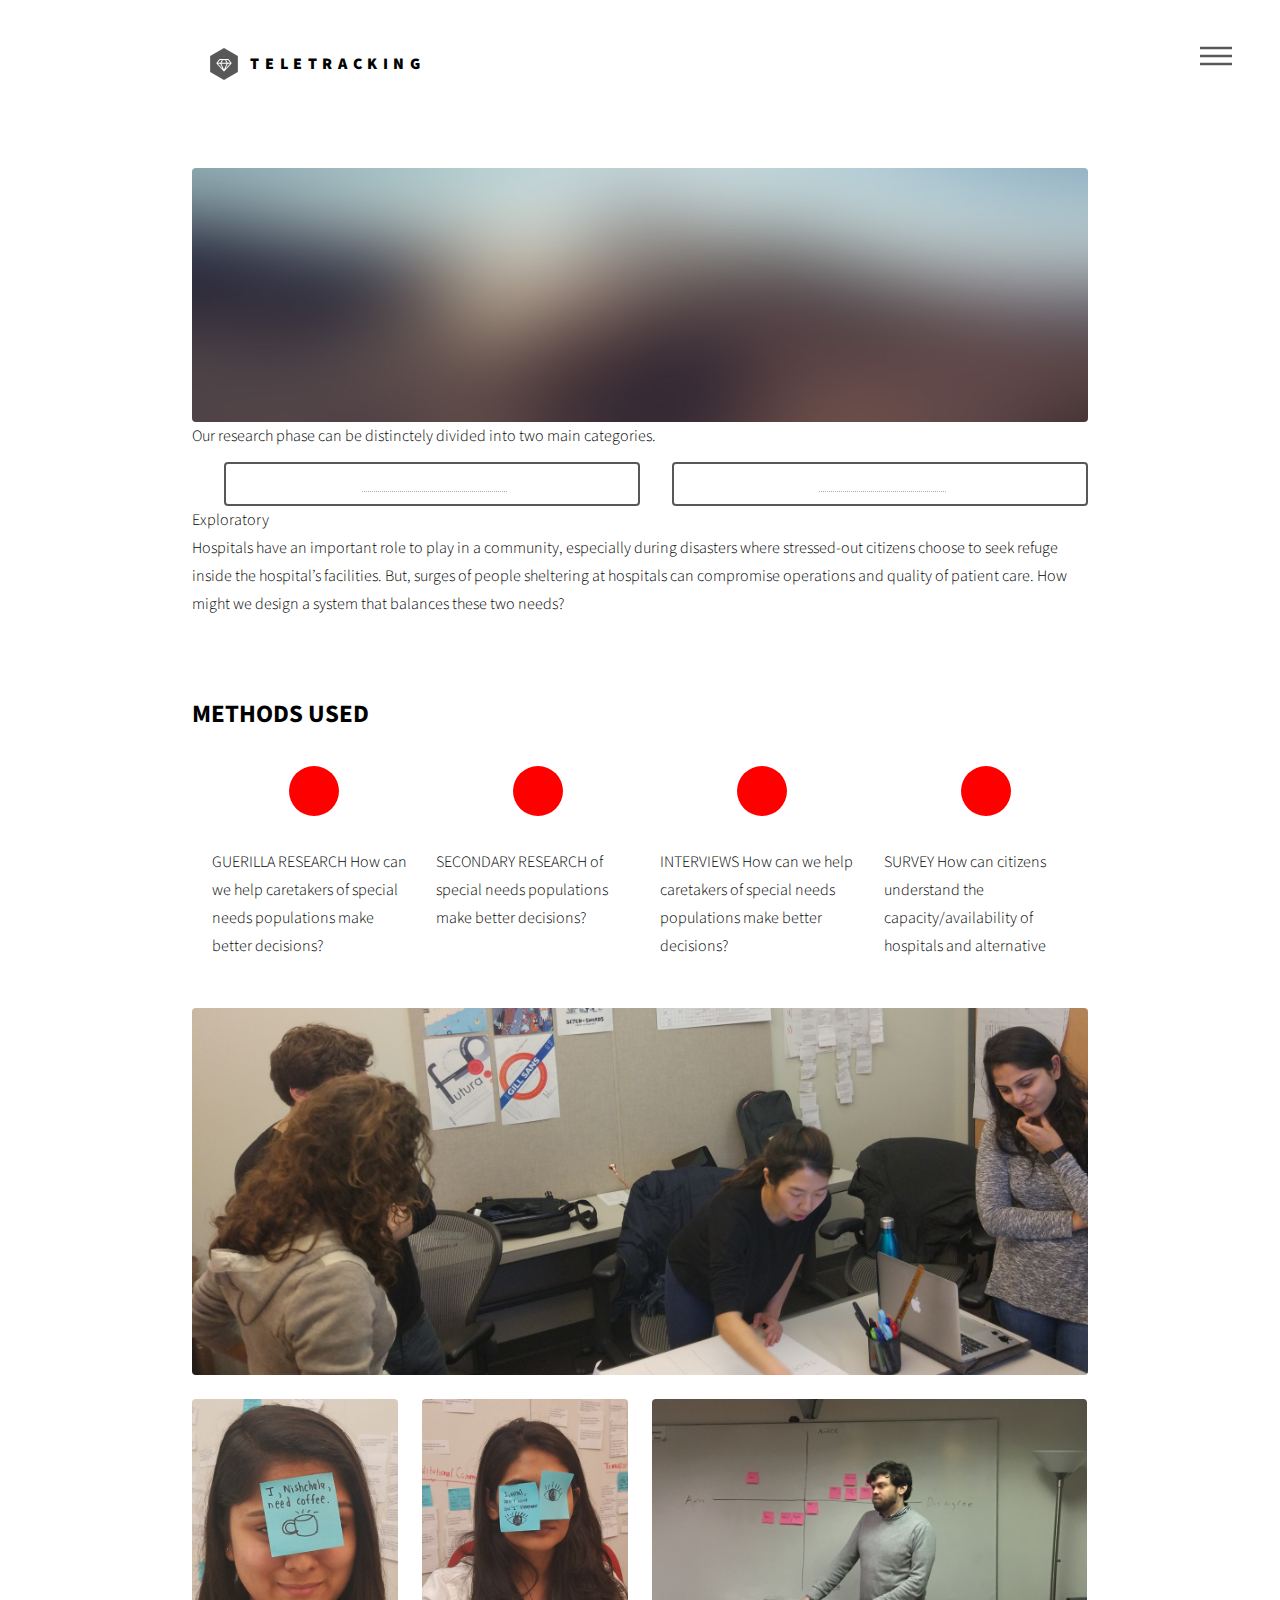
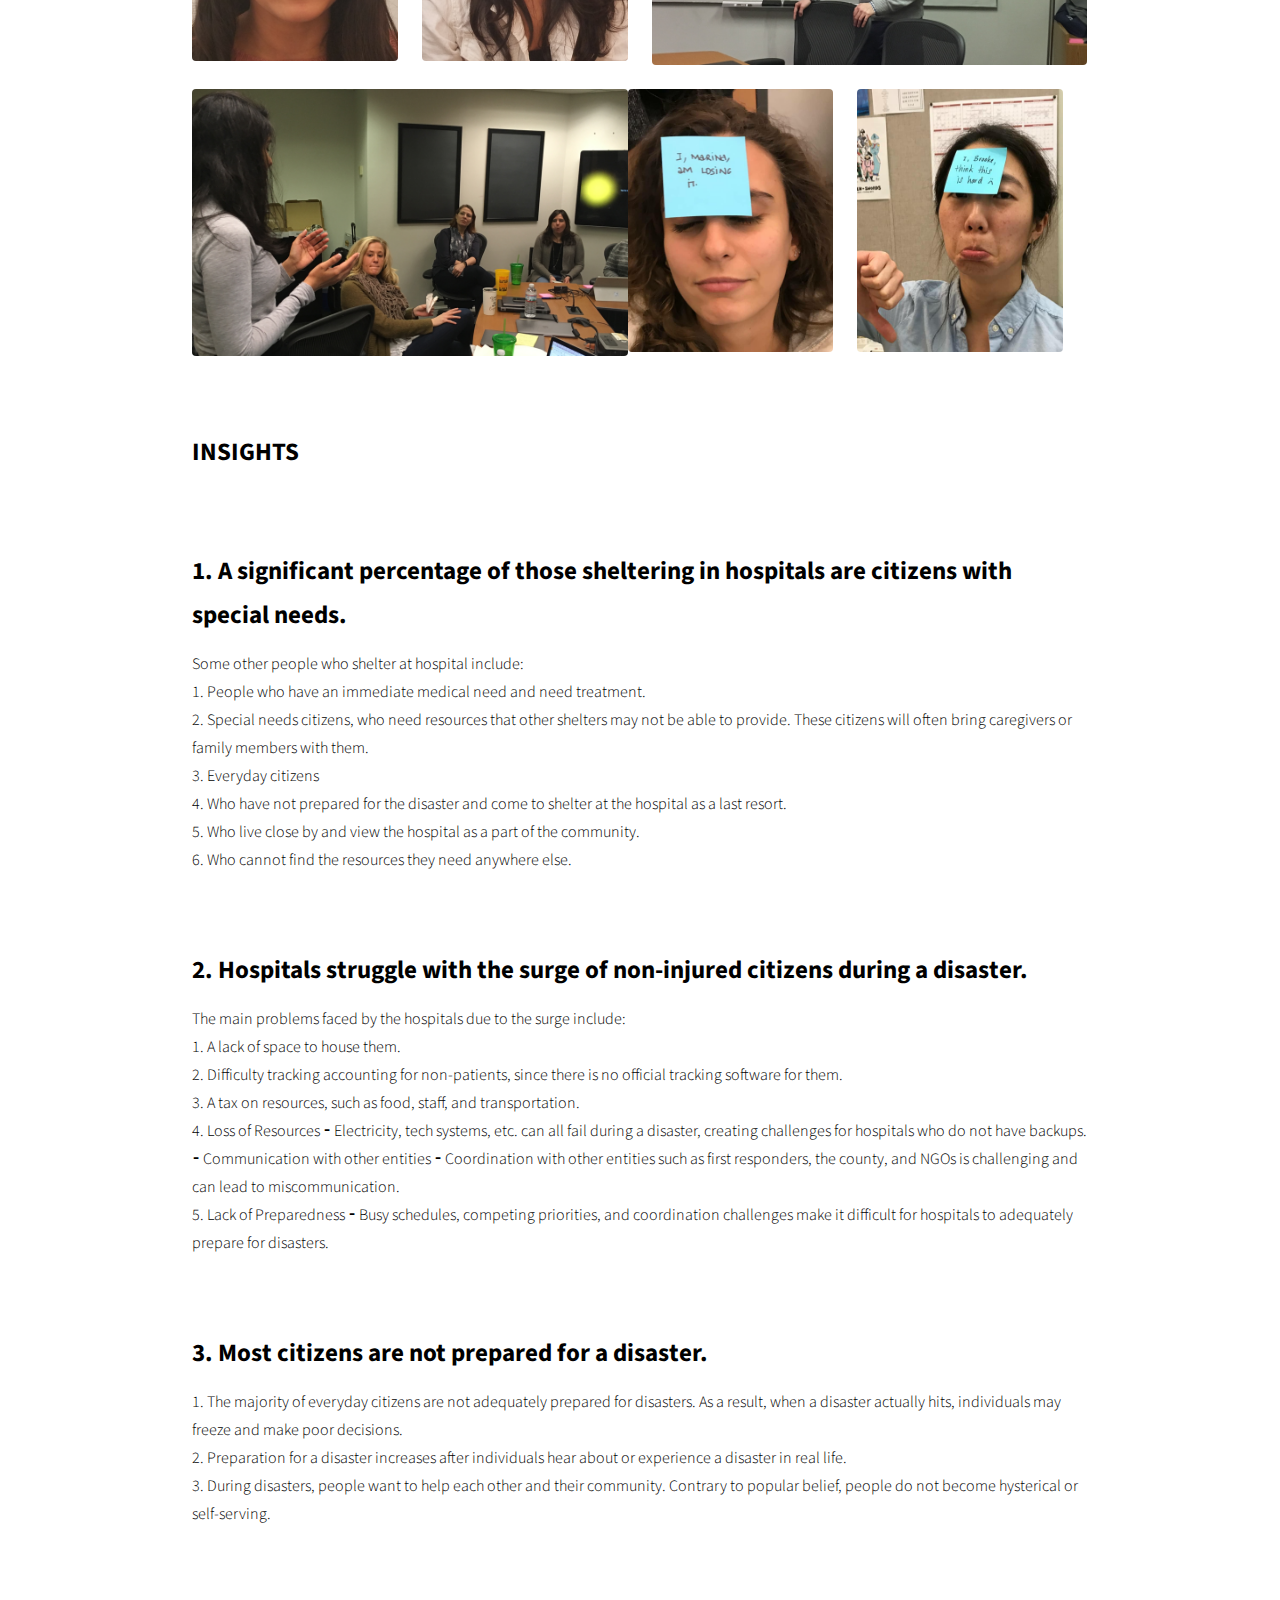
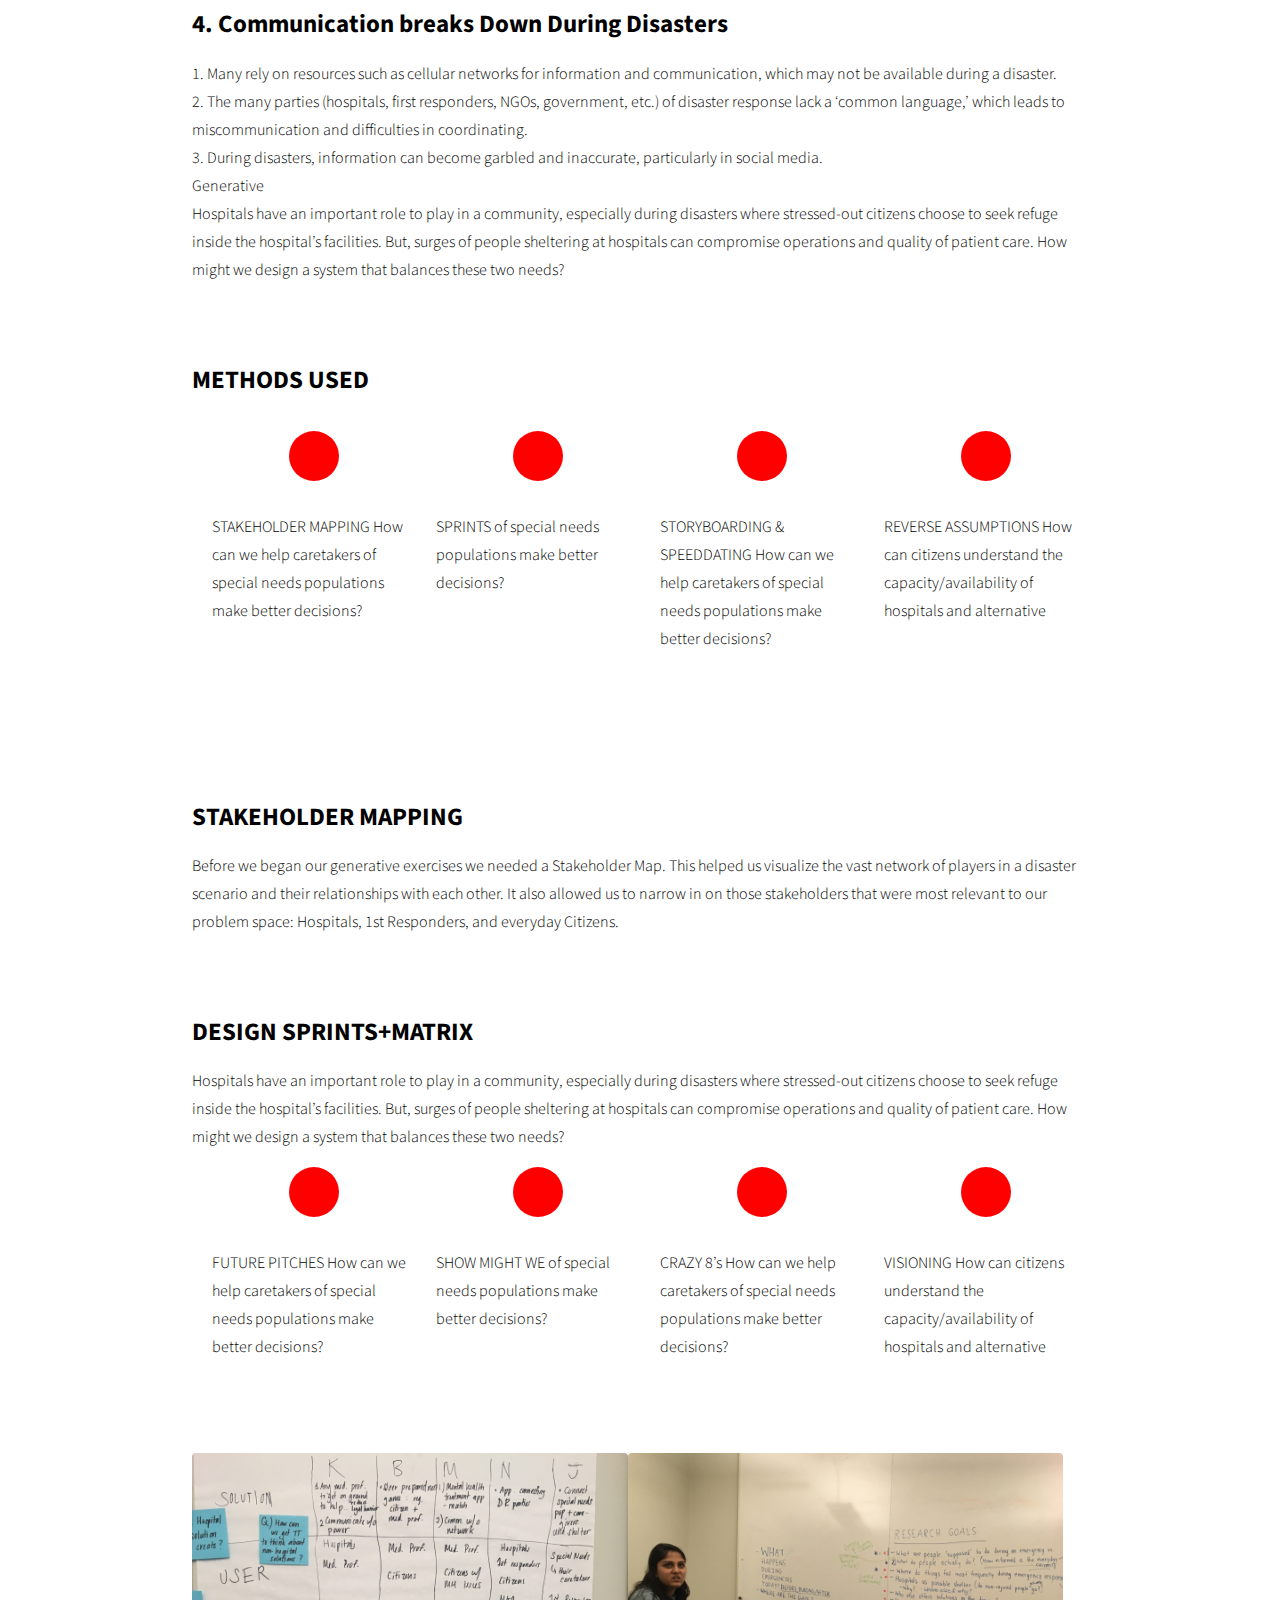
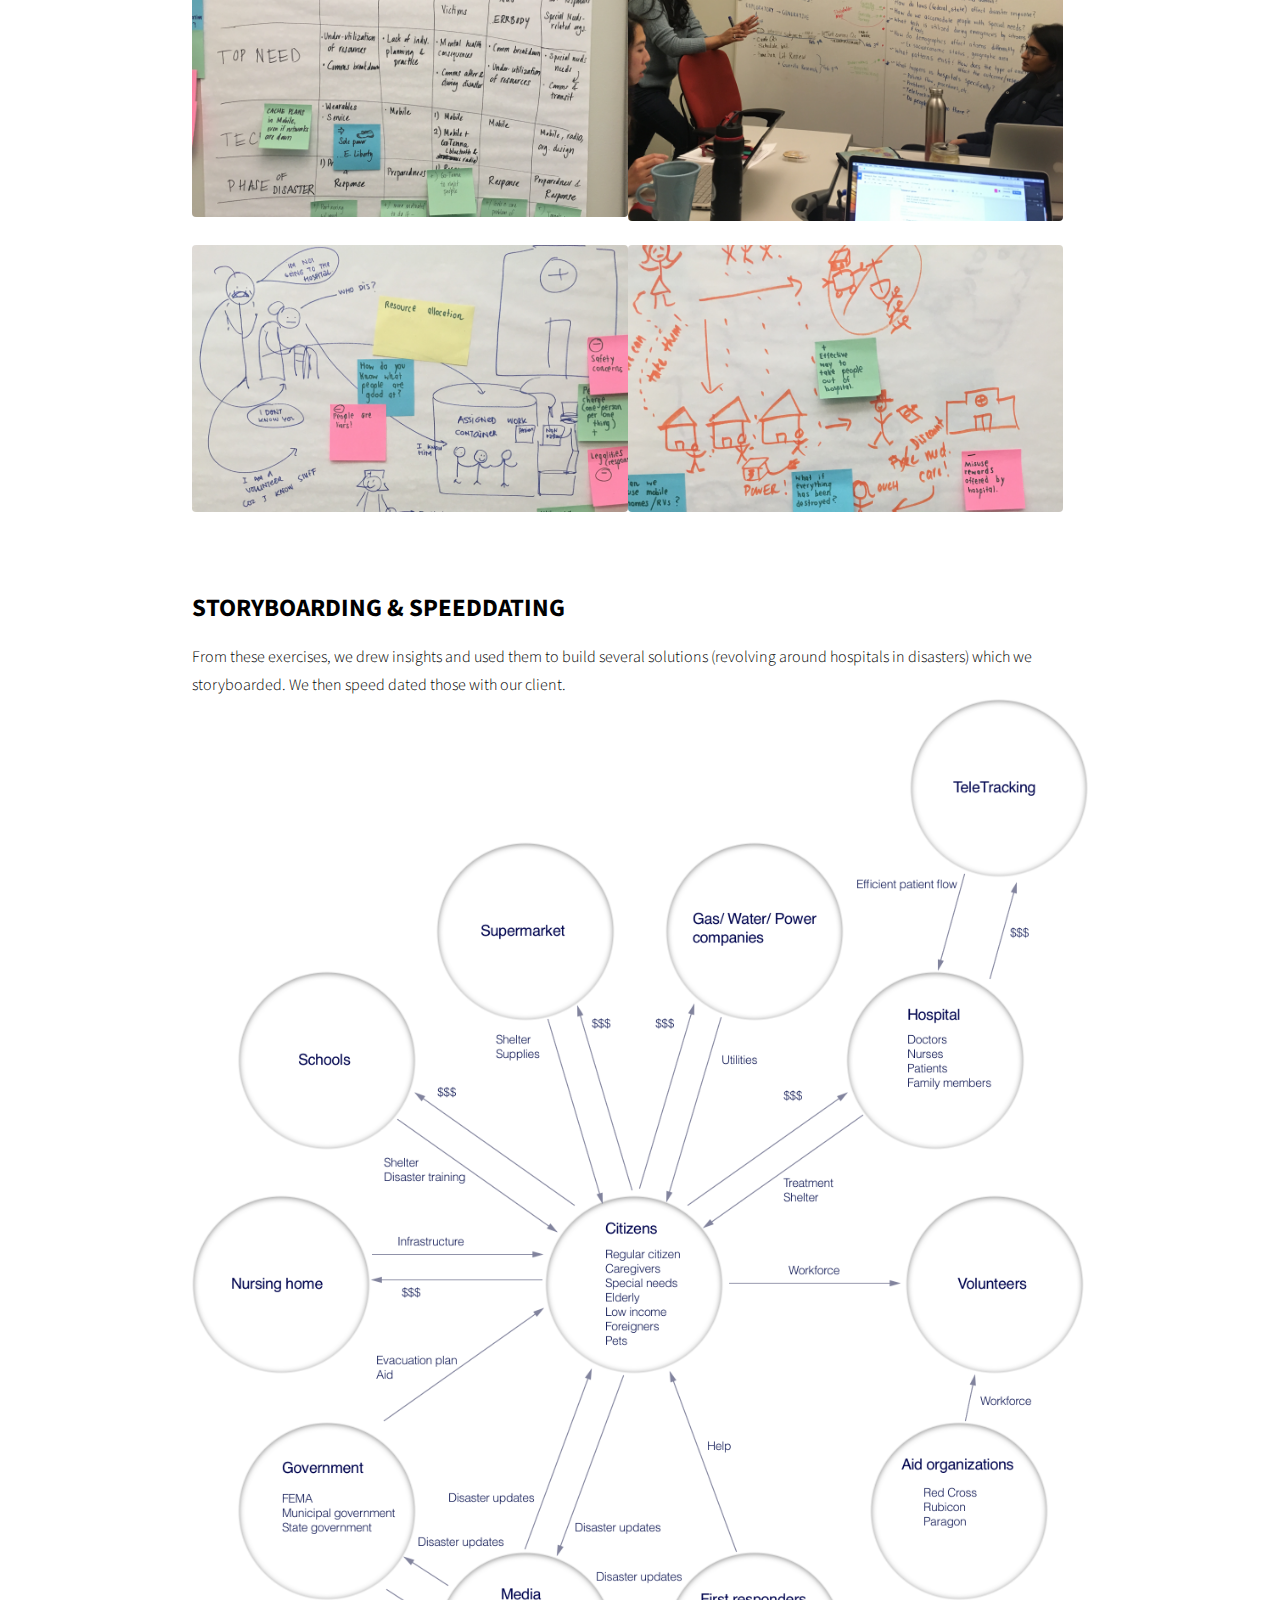
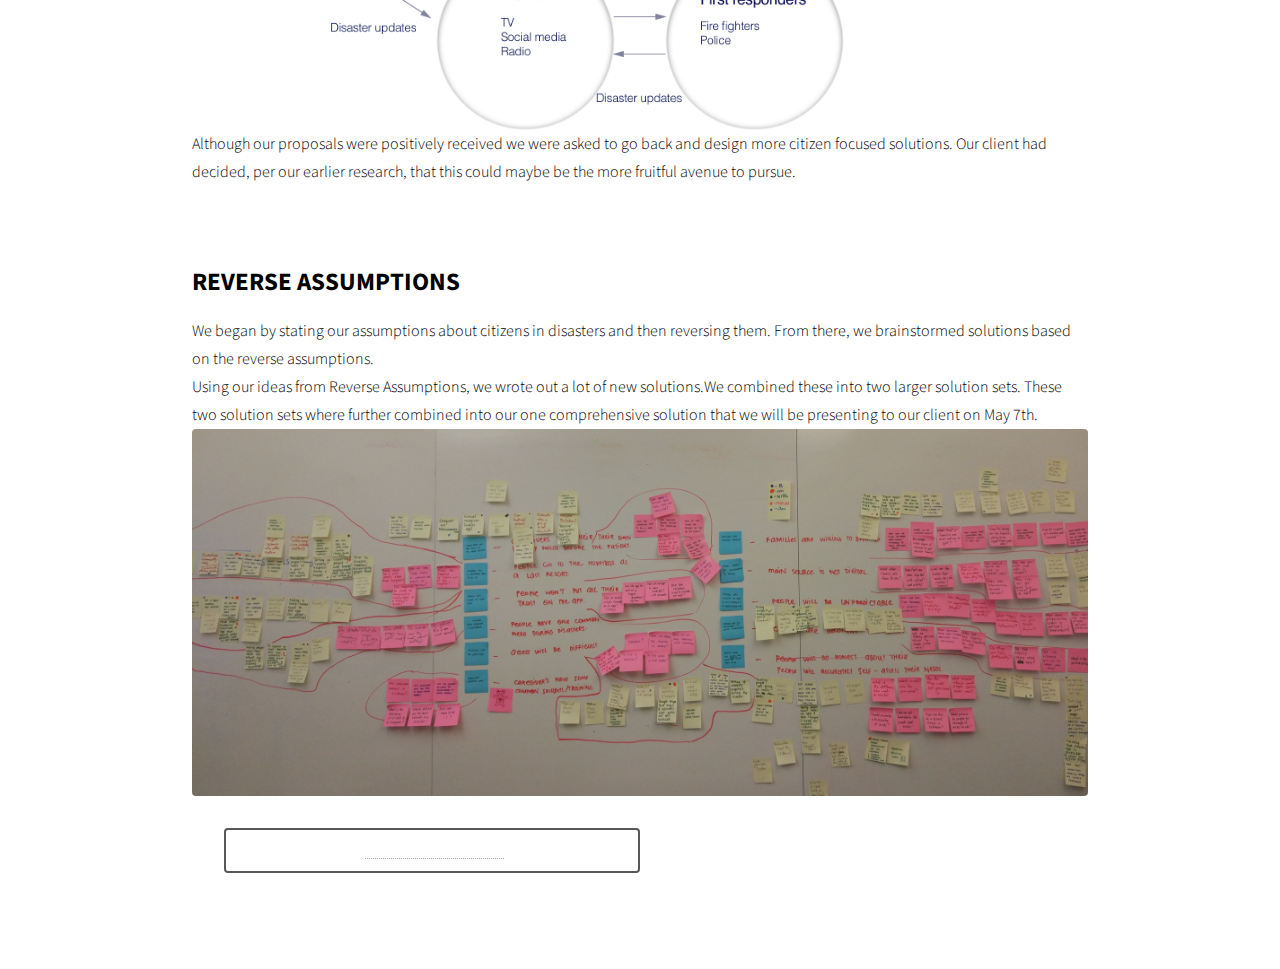
<file: generic.html>
<!DOCTYPE HTML>
<!--
	Phantom by HTML5 UP
	html5up.net | @ajlkn
	Free for personal and commercial use under the CCA 3.0 license (html5up.net/license)
-->
<html>
	<head>
		<title>Generic - Phantom by HTML5 UP</title>
		<meta charset="utf-8" />
		<meta name="viewport" content="width=device-width, initial-scale=1" />
		<!--[if lte IE 8]><script src="assets/js/ie/html5shiv.js"></script><![endif]-->
		<link rel="stylesheet" href="assets/css/main.css" />
		<!--[if lte IE 9]><link rel="stylesheet" href="assets/css/ie9.css" /><![endif]-->
		<!--[if lte IE 8]><link rel="stylesheet" href="assets/css/ie8.css" /><![endif]-->
	</head>
	<body>
		<!-- Wrapper -->
			<div id="wrapper">

				<!-- Header -->
					<header id="header">
						<div class="inner">

							<!-- Logo -->
								<a href="index.html" class="logo">
									<span class="symbol"><img src="images/logo.svg" alt="" /></span><span class="title">TeleTracking</span>
								</a>

							<!-- Nav -->
								<nav>
									<ul>
										<li><a href="#menu">Menu</a></li>
									</ul>
								</nav>

						</div>
					</header>

				<!-- Menu -->
					<nav id="menu">
						<h2>Menu</h2>
						<ul>
							<li><a href="index.html">Home</a></li>
							<li><a href="generic.html">Ipsum veroeros</a></li>
							<li><a href="generic.html">Tempus etiam</a></li>
							<li><a href="generic.html">Consequat dolor</a></li>
							<li><a href="elements.html">Elements</a></li>
						</ul>
					</nav>

				<!-- Main -->
					<div id="main">
						<div class="inner">
							<span class="image main"><img src="images/pic13.jpg" alt="" /></span>
							<p id="solution">Our research phase can be distinctely divided into two main categories.</p>
							<section class="tiles">
								<button><a href="generic.html">EXPLORATORY</a></button>
								<button><a href="generic.html">GENERATIVE</a></button>
								<p id="solution">Exploratory</p>
								<p>Hospitals have an important role to play in a community, especially during disasters where stressed-out citizens choose to seek refuge inside the hospital’s facilities. But, surges of people sheltering at hospitals can compromise operations and quality of patient care. How might we design a system that balances these two needs?</p>
							</section>
							<p class="home_topic">METHODS USED</p>
							<section class="tiles">
								<article class="style1">
									<div class="circle"></div>
									<p>GUERILLA RESEARCH How can we help caretakers of special needs populations make better decisions?</p>
								</article>
								<article class="style2">
									<div class="circle"></div>
									<p>SECONDARY RESEARCH of special needs populations make better decisions?</p>
								</article>
								<article class="style3">
									<div class="circle"></div>
									<p>INTERVIEWS How can we help caretakers of special needs populations make better decisions?</p>
								</article>
								<article class="style4">
									<div class="circle"></div>
									<p>SURVEY How can citizens understand the capacity/availability of hospitals and alternative </p>
								</article>
							</section>
							<section class="tiles">
								<span class="image main"><img src="images/exploratory1.png" alt="" /></span>
								<span class="image research-small"><img src="images/exploratory2.png" alt="" /></span>
								<span class="image research-small"><img src="images/exploratory3.png" alt="" /></span>
								<span class="image research-medium"><img src="images/exploratory4.png" alt="" /></span>
								<span class="image research-medium"><img src="images/exploratory5.png" alt="" /></span>
								<span class="image research-small"><img src="images/exploratory6.png" alt="" /></span>
								<span class="image research-small"><img src="images/exploratory7.png" alt="" /></span>
							</section>
							<p class="home_topic">INSIGHTS</p>
							<p class="home_topic">1. A significant percentage of those sheltering in hospitals are citizens with special needs.</p>
							<p>Some other people who shelter at hospital include:</p>
							<p>1. People who have an immediate medical need and need treatment. </p>
							<p>2. Special needs citizens, who need resources that other shelters may not be able to provide. These citizens will often bring caregivers or family members with them. </p>
							<p>3. Everyday citizens</p>
							<p>4. Who have not prepared for the disaster and come to shelter at the hospital as a last resort.</p>
							<p>5. Who live close by and view the hospital as a part of the community.</p>
							<p>6. Who cannot find the resources they need anywhere else.</p>
							<p class="home_topic">2. Hospitals struggle with the surge of non-injured citizens during a disaster.</p>
							<p>The main problems faced by the hospitals due to the surge include:</p>
							<p>1. A lack of space to house them.</p> 
							<p>2. Difficulty tracking accounting for non-patients, since there is no official tracking software for them.</p> 
							<p>3. A tax on resources, such as food, staff, and transportation.</p> 
							<p>4. Loss of Resources
							⁃	Electricity, tech systems, etc. can all fail during a disaster, creating challenges for hospitals who do not have backups. 
							⁃	Communication with other entities
							⁃	Coordination with other entities such as first responders, the county, and NGOs is challenging and can lead to miscommunication.</p> 
							<p>5.	Lack of Preparedness
							⁃	Busy schedules, competing priorities, and coordination challenges make it difficult for hospitals to adequately prepare for disasters. </p>
							<p class="home_topic">3. Most citizens are not prepared for a disaster.</p>
							<p>1. The majority of everyday citizens are not adequately prepared for disasters. As a result, when a disaster actually hits, individuals may freeze and make poor decisions. </p>
							<p>2. Preparation for a disaster increases after individuals hear about or experience a disaster in real life. </p>
							<p>3. During disasters, people want to help each other and their community. Contrary to popular belief, people do not become hysterical or self-serving. </p>
							<p class="home_topic">4. Communication breaks Down During Disasters</p>
							<p>1. Many rely on resources such as cellular networks for information and communication, which may not be available during a disaster.</p> 
							<p>2. The many parties (hospitals, first responders, NGOs, government, etc.) of disaster response lack a ‘common language,’ which leads to miscommunication and difficulties in coordinating.</p> 
							<p>3. During disasters, information can become garbled and inaccurate, particularly in social media. </p>
							<p id="solution">Generative</p>
							<p>Hospitals have an important role to play in a community, especially during disasters where stressed-out citizens choose to seek refuge inside the hospital’s facilities. But, surges of people sheltering at hospitals can compromise operations and quality of patient care. How might we design a system that balances these two needs?</p>
							<p class="home_topic">METHODS USED</p>
							<section class="tiles">
								<article class="style1">
									<div class="circle"></div>
									<p>STAKEHOLDER MAPPING How can we help caretakers of special needs populations make better decisions?</p>
								</article>
								<article class="style2">
									<div class="circle"></div>
									<p>SPRINTS of special needs populations make better decisions?</p>
								</article>
								<article class="style3">
									<div class="circle"></div>
									<p>STORYBOARDING & SPEEDDATING How can we help caretakers of special needs populations make better decisions?</p>
								</article>
								<article class="style4">
									<div class="circle"></div>
									<p>REVERSE ASSUMPTIONS How can citizens understand the capacity/availability of hospitals and alternative </p>
								</article>
							</section>
							<p class="home_topic">STAKEHOLDER MAPPING</p>
							<p>Before we began our generative exercises we needed a Stakeholder Map. This helped us visualize the vast network of players in a disaster scenario and their relationships with each other. It also allowed us to narrow in on those stakeholders that were most relevant to our problem space: Hospitals, 1st Responders, and everyday Citizens.</p>
							<p class="home_topic">DESIGN SPRINTS+MATRIX</p>
							<p>Hospitals have an important role to play in a community, especially during disasters where stressed-out citizens choose to seek refuge inside the hospital’s facilities. But, surges of people sheltering at hospitals can compromise operations and quality of patient care. How might we design a system that balances these two needs?</p>
							<section class="tiles">
								<article class="style1">
									<div class="circle"></div>
									<p>FUTURE PITCHES How can we help caretakers of special needs populations make better decisions?</p>
								</article>
								<article class="style2">
									<div class="circle"></div>
									<p>SHOW MIGHT WE of special needs populations make better decisions?</p>
								</article>
								<article class="style3">
									<div class="circle"></div>
									<p>CRAZY 8’s How can we help caretakers of special needs populations make better decisions?</p>
								</article>
								<article class="style4">
									<div class="circle"></div>
									<p>VISIONING How can citizens understand the capacity/availability of hospitals and alternative </p>
								</article>
								<span class="image research-medium"><img src="images/exploratory8.png" alt="" /></span>
								<span class="image research-medium"><img src="images/exploratory9.png" alt="" /></span>
								<span class="image research-medium"><img src="images/exploratory10.png" alt="" /></span>
								<span class="image research-medium"><img src="images/exploratory11.png" alt="" /></span>
							</section>
							<p class="home_topic">STORYBOARDING & SPEEDDATING</p>
							<p>From these exercises, we drew insights and used them to build several solutions (revolving around hospitals in disasters) which we storyboarded. We then speed dated those with our client. </p>
							<span class="image main"><img src="images/stakeholder_model.png" alt="" /></span>
							<p>Although our proposals were positively received we were asked to go back and design more citizen focused solutions. Our client had decided, per our earlier research, that this could maybe be the more fruitful avenue to pursue.</p>
							<p class="home_topic">REVERSE ASSUMPTIONS</p>
							<P>We began by stating our assumptions about citizens in disasters and then reversing them. From there, we brainstormed solutions based on the reverse assumptions.</P>
							<P>Using our ideas from Reverse Assumptions, we wrote out a lot of new solutions.We combined these into two larger solution sets. These two solution sets where further combined into our one comprehensive solution that we will be presenting to our client on May 7th.</p>
							<span class="image main"><img src="images/reverse_assumptions.png" alt="" /></span>
							<button><a href="generic.html">OUR DESIGNS</a></button>
						</div>
					</div>

				<!-- Footer -->
					<!--<footer id="footer">
						<div class="inner">
							<section>
								<h2>Get in touch</h2>
								<form method="post" action="#">
									<div class="field half first">
										<input type="text" name="name" id="name" placeholder="Name" />
									</div>
									<div class="field half">
										<input type="email" name="email" id="email" placeholder="Email" />
									</div>
									<div class="field">
										<textarea name="message" id="message" placeholder="Message"></textarea>
									</div>
									<ul class="actions">
										<li><input type="submit" value="Send" class="special" /></li>
									</ul>
								</form>
							</section>
							<section>
								<h2>Follow</h2>
								<ul class="icons">
									<li><a href="#" class="icon style2 fa-twitter"><span class="label">Twitter</span></a></li>
									<li><a href="#" class="icon style2 fa-facebook"><span class="label">Facebook</span></a></li>
									<li><a href="#" class="icon style2 fa-instagram"><span class="label">Instagram</span></a></li>
									<li><a href="#" class="icon style2 fa-dribbble"><span class="label">Dribbble</span></a></li>
									<li><a href="#" class="icon style2 fa-github"><span class="label">GitHub</span></a></li>
									<li><a href="#" class="icon style2 fa-500px"><span class="label">500px</span></a></li>
									<li><a href="#" class="icon style2 fa-phone"><span class="label">Phone</span></a></li>
									<li><a href="#" class="icon style2 fa-envelope-o"><span class="label">Email</span></a></li>
								</ul>
							</section>
							<ul class="copyright">
								<li>&copy; Untitled. All rights reserved</li><li>Design: <a href="http://html5up.net">HTML5 UP</a></li>
							</ul>
						</div>
					</footer>-->

			</div>

		<!-- Scripts -->
			<script src="assets/js/jquery.min.js"></script>
			<script src="assets/js/skel.min.js"></script>
			<script src="assets/js/util.js"></script>
			<!--[if lte IE 8]><script src="assets/js/ie/respond.min.js"></script><![endif]-->
			<script src="assets/js/main.js"></script>

	</body>
</html>
</file>
<file: assets/css/ie9.css>
/*
	Phantom by HTML5 UP
	html5up.net | @ajlkn
	Free for personal and commercial use under the CCA 3.0 license (html5up.net/license)
*/

/* Tiles */

	.tiles:after {
		content: '';
		display: block;
		clear: both;
	}

	.tiles article {
		float: left;
	}

		.tiles article > a {
			padding-top: 50%;
			margin-top: -1.75em;
		}

		body:not(.is-touch) .tiles article:hover > .image {
			-moz-transform: none;
			-webkit-transform: none;
			-ms-transform: none;
			transform: none;
		}

/* Footer */

	#footer > .inner section {
		float: left;
	}

	#footer > .inner .copyright {
		clear: both;
		padding-top: 4em;
	}
</file>
<file: assets/css/ie8.css>
/*
	Phantom by HTML5 UP
	html5up.net | @ajlkn
	Free for personal and commercial use under the CCA 3.0 license (html5up.net/license)
*/

/* Form */

	form .field {
		float: none !important;
		width: 100% !important;
		padding-left: 0 !important;
	}

/* Button */

	input[type="submit"],
	input[type="reset"],
	input[type="button"],
	button,
	.button {
		border: solid 2px #585858 !important;
	}

		input[type="submit"]:hover,
		input[type="reset"]:hover,
		input[type="button"]:hover,
		button:hover,
		.button:hover {
			border-color: #f2849e !important;
		}

		input[type="submit"].special,
		input[type="reset"].special,
		input[type="button"].special,
		button.special,
		.button.special {
			border: none !important;
		}

/* Tiles */

	.tiles article > .image:before, .tiles article > .image:after {
		display: none;
	}

/* Header */

	#header .logo .symbol {
		display: none;
	}

	#header nav ul li a[href="#menu"] {
		text-indent: 0;
		width: auto;
		font-size: 0.8em;
	}

		#header nav ul li a[href="#menu"]:before, #header nav ul li a[href="#menu"]:after {
			display: none;
		}

/* Footer */

	#footer > .inner section {
		width: 50%;
		margin-left: 3em;
	}

		#footer > .inner section:first-child {
			margin-left: 0;
			width: 40%;
		}
</file>
<file: assets/css/main.css>
@import url(font-awesome.min.css);
@import url("https://fonts.googleapis.com/css?family=Source+Sans+Pro:300,700,900");

/*
	Phantom by HTML5 UP
	html5up.net | @ajlkn
	Free for personal and commercial use under the CCA 3.0 license (html5up.net/license)
*/

/* Reset */




* {box-sizing: border-box}
/*body {font-family: Verdana, sans-serif; margin:0}*/
.mySlides {display: none}
img {vertical-align: middle;}

.mySlides2 {display: none}

/* Slideshow container */
.slideshow-container {
  max-width: 1000px;
  position: relative;
  margin: auto;
}

/* Next & previous buttons */
.prev, .next {
  cursor: pointer;
  position: absolute;
  top: 50%;
  width: auto;
  padding: 16px;
  margin-top: -22px;
  color: black;
  font-weight: bold;
  font-size: 18px;
  transition: 0.6s ease;
  border-radius: 0 3px 3px 0;
}

/* Position the "next button" to the right */
.next {
  right: 0;
  border-radius: 3px 0 0 3px;
}

/* On hover, add a black background color with a little bit see-through */
.prev:hover, .next:hover {
  background-color: rgba(0,0,0,0.8);
}

/* Caption text */
.text {
  color: #f2f2f2;
  font-size: 15px;
  padding: 8px 12px;
  position: absolute;
  bottom: 8px;
  width: 100%;
  text-align: center;
}

/* Number text (1/3 etc) */
.numbertext {
  color: #f2f2f2;
  font-size: 12px;
  padding: 8px 12px;
  position: absolute;
  top: 0;
}

/* The dots/bullets/indicators */
.dot {
  cursor: pointer;
  height: 15px;
  width: 15px;
  margin: 0 2px;
  background-color: #bbb;
  border-radius: 50%;
  display: inline-block;
  transition: background-color 0.6s ease;
}

.active, .dot:hover {
  background-color: #717171;
}

/* Fading animation */
.fade {
  -webkit-animation-name: fade;
  -webkit-animation-duration: 1.5s;
  animation-name: fade;
  animation-duration: 1.5s;
}

@-webkit-keyframes fade {
  from {opacity: .4} 
  to {opacity: 1}
}

@keyframes fade {
  from {opacity: .4} 
  to {opacity: 1}
}

/* On smaller screens, decrease text size */
@media only screen and (max-width: 300px) {
  .prev, .next,.text {font-size: 11px}
}





	html, body, div, span, applet, object, iframe, h1, h2, h3, h4, h5, h6, p, blockquote, pre, a, abbr, acronym, address, big, cite, code, del, dfn, em, img, ins, kbd, q, s, samp, small, strike, strong, sub, sup, tt, var, b, u, i, center, dl, dt, dd, ol, ul, li, fieldset, form, label, legend, table, caption, tbody, tfoot, thead, tr, th, td, article, aside, canvas, details, embed, figure, figcaption, footer, header, hgroup, menu, nav, output, ruby, section, summary, time, mark, audio, video {
		margin: 0;
		padding: 0;
		border: 0;
		font-size: 100%;
		font: inherit;
		vertical-align: baseline;
	}

	article, aside, details, figcaption, figure, footer, header, hgroup, menu, nav, section {
		display: block;
	}

	body {
		line-height: 1;
	}

	ol, ul {
		list-style: none;
	}

	blockquote, q {
		quotes: none;
	}

	blockquote:before, blockquote:after, q:before, q:after {
		content: '';
		content: none;
	}

	table {
		border-collapse: collapse;
		border-spacing: 0;
	}

	body {
		-webkit-text-size-adjust: none;
	}

/* Box Model */

	*, *:before, *:after {
		-moz-box-sizing: border-box;
		-webkit-box-sizing: border-box;
		box-sizing: border-box;
	}

/* TeleTracking*/


		@media screen and (max-width: 360px) {

			.button.pink {
				letter-spacing: 0;
				padding: 0 0 0 0;
			}
			.button.button-exploratory {
				letter-spacing: 0;
			}
			.button.button-generative {
				letter-spacing: 0;
			}
		}


	.button.pink {
		box-shadow: none;
		color: white;
		background-color: #FF004D;
		    display: block;
    margin-left: auto;
    margin-right: auto;
	} 

	.caption-text {
		color: #FF004D;
		margin: 2em 0 1em 0;
		text-align: center;
		font-size: 20px;
	}

	.caption-text.explanation {
		color: #4A4A4A;
		margin: 0 0 0 0;
		text-align: left;
	}

	.caption-text.storyboard {
		margin: 3% 0 0 26%;
		font-size: 25px;
	}

	.caption-box {
	/*display: block
    margin-left: auto;
    margin-right: auto;*/
      border-style: solid;
  border-color: black;
	}

	.circle {
      width: 50px;
      height: 50px;
      -webkit-border-radius: 25px;
      -moz-border-radius: 25px;
      border-radius: 25px;
      background: red;
      stroke: black;
      stroke-width: 3px;
      display: block;
      margin-left: auto;
      margin-right: auto;
      margin-bottom: 2em;
	}

	.dot-line {
		text-align:center;
		margin: 0 0 4em 0;
	}

	#home_image {
		height: 60%;
		width: 100%;
		position: absolute;
		z-index: -1;

	}

	.home_topic {
		font-size: 25px;
		font-weight: bold;
		margin: 3em 0 0.5em 0;
	}

	.icon {
		height: 80px;
		width: 80px;
		display: block;
      margin-left: auto;
      margin-right: auto;
      margin-bottom: 2em;
	}

	.icon-title {
		font-weight: bold;
		text-align: center;
	}

	#opening_quote {
		margin-bottom: 12em;
	}

	#main_quote {
		font-weight: bold;
    	font-size: 36px;
    	color: #4A4A4A;
	}

	#quotes {
		font-style: italic;
		margin-top: 1em;
	}

	.red-mark {
		color: red;
	}

	.solution {
		color: #FF004D;
		font-size: 30px;
		font-weight: bold;
		line-height: 1.4;
		margin: 3em 0 1em 0;
	}

	.solution.research {
		margin: 8em 0 0 0;
	}

	.top-video {
		width: 100%;
	}

	.carousel.slide {
		width: 70%;
    	display: block;
    	margin-left: auto;
    	margin-right: auto;
	}

	.carousel-inner {
		margin: 3em 0 3em 0;
	}

	.white-link {
		color: white;
	}



/* Grid */

	.row {
		border-bottom: solid 1px transparent;
		-moz-box-sizing: border-box;
		-webkit-box-sizing: border-box;
		box-sizing: border-box;
	}

	.row > * {
		float: left;
		-moz-box-sizing: border-box;
		-webkit-box-sizing: border-box;
		box-sizing: border-box;
	}

	.row:after, .row:before {
		content: '';
		display: block;
		clear: both;
		height: 0;
	}

	.row.uniform > * > :first-child {
		margin-top: 0;
	}

	.row.uniform > * > :last-child {
		margin-bottom: 0;
	}

	.row.\30 \25 > * {
		padding: 0 0 0 0em;
	}

	.row.\30 \25 {
		margin: 0 0 -1px 0em;
	}

	.row.uniform.\30 \25 > * {
		padding: 0em 0 0 0em;
	}

	.row.uniform.\30 \25 {
		margin: 0em 0 -1px 0em;
	}

	.row > * {
		padding: 0 0 0 2em;
	}

	.row {
		margin: 0 0 -1px -2em;
	}

	.row.uniform > * {
		padding: 2em 0 0 2em;
	}

	.row.uniform {
		margin: -2em 0 -1px -2em;
	}

	.row.\32 00\25 > * {
		padding: 0 0 0 4em;
	}

	.row.\32 00\25 {
		margin: 0 0 -1px -4em;
	}

	.row.uniform.\32 00\25 > * {
		padding: 4em 0 0 4em;
	}

	.row.uniform.\32 00\25 {
		margin: -4em 0 -1px -4em;
	}

	.row.\31 50\25 > * {
		padding: 0 0 0 3em;
	}

	.row.\31 50\25 {
		margin: 0 0 -1px -3em;
	}

	.row.uniform.\31 50\25 > * {
		padding: 3em 0 0 3em;
	}

	.row.uniform.\31 50\25 {
		margin: -3em 0 -1px -3em;
	}

	.row.\35 0\25 > * {
		padding: 0 0 0 1em;
	}

	.row.\35 0\25 {
		margin: 0 0 -1px -1em;
	}

	.row.uniform.\35 0\25 > * {
		padding: 1em 0 0 1em;
	}

	.row.uniform.\35 0\25 {
		margin: -1em 0 -1px -1em;
	}

	.row.\32 5\25 > * {
		padding: 0 0 0 0.5em;
	}

	.row.\32 5\25 {
		margin: 0 0 -1px -0.5em;
	}

	.row.uniform.\32 5\25 > * {
		padding: 0.5em 0 0 0.5em;
	}

	.row.uniform.\32 5\25 {
		margin: -0.5em 0 -1px -0.5em;
	}

	.\31 2u, .\31 2u\24 {
		width: 100%;
		clear: none;
		margin-left: 0;
	}

	.\31 1u, .\31 1u\24 {
		width: 91.6666666667%;
		clear: none;
		margin-left: 0;
	}

	.\31 0u, .\31 0u\24 {
		width: 83.3333333333%;
		clear: none;
		margin-left: 0;
	}

	.\39 u, .\39 u\24 {
		width: 75%;
		clear: none;
		margin-left: 0;
	}

	.\38 u, .\38 u\24 {
		width: 66.6666666667%;
		clear: none;
		margin-left: 0;
	}

	.\37 u, .\37 u\24 {
		width: 58.3333333333%;
		clear: none;
		margin-left: 0;
	}

	.\36 u, .\36 u\24 {
		width: 50%;
		clear: none;
		margin-left: 0;
	}

	.\35 u, .\35 u\24 {
		width: 41.6666666667%;
		clear: none;
		margin-left: 0;
	}

	.\34 u, .\34 u\24 {
		width: 33.3333333333%;
		clear: none;
		margin-left: 0;
	}

	.\33 u, .\33 u\24 {
		width: 25%;
		clear: none;
		margin-left: 0;
	}

	.\32 u, .\32 u\24 {
		width: 16.6666666667%;
		clear: none;
		margin-left: 0;
	}

	.\31 u, .\31 u\24 {
		width: 8.3333333333%;
		clear: none;
		margin-left: 0;
	}

	.\31 2u\24 + *,
	.\31 1u\24 + *,
	.\31 0u\24 + *,
	.\39 u\24 + *,
	.\38 u\24 + *,
	.\37 u\24 + *,
	.\36 u\24 + *,
	.\35 u\24 + *,
	.\34 u\24 + *,
	.\33 u\24 + *,
	.\32 u\24 + *,
	.\31 u\24 + * {
		clear: left;
	}

	.\-11u {
		margin-left: 91.66667%;
	}

	.\-10u {
		margin-left: 83.33333%;
	}

	.\-9u {
		margin-left: 75%;
	}

	.\-8u {
		margin-left: 66.66667%;
	}

	.\-7u {
		margin-left: 58.33333%;
	}

	.\-6u {
		margin-left: 50%;
	}

	.\-5u {
		margin-left: 41.66667%;
	}

	.\-4u {
		margin-left: 33.33333%;
	}

	.\-3u {
		margin-left: 25%;
	}

	.\-2u {
		margin-left: 16.66667%;
	}

	.\-1u {
		margin-left: 8.33333%;
	}

	@media screen and (max-width: 1680px) {

		.row > * {
			padding: 0 0 0 2em;
		}

		.row {
			margin: 0 0 -1px -2em;
		}

		.row.uniform > * {
			padding: 2em 0 0 2em;
		}

		.row.uniform {
			margin: -2em 0 -1px -2em;
		}

		.row.\32 00\25 > * {
			padding: 0 0 0 4em;
		}

		.row.\32 00\25 {
			margin: 0 0 -1px -4em;
		}

		.row.uniform.\32 00\25 > * {
			padding: 4em 0 0 4em;
		}

		.row.uniform.\32 00\25 {
			margin: -4em 0 -1px -4em;
		}

		.row.\31 50\25 > * {
			padding: 0 0 0 3em;
		}

		.row.\31 50\25 {
			margin: 0 0 -1px -3em;
		}

		.row.uniform.\31 50\25 > * {
			padding: 3em 0 0 3em;
		}

		.row.uniform.\31 50\25 {
			margin: -3em 0 -1px -3em;
		}

		.row.\35 0\25 > * {
			padding: 0 0 0 1em;
		}

		.row.\35 0\25 {
			margin: 0 0 -1px -1em;
		}

		.row.uniform.\35 0\25 > * {
			padding: 1em 0 0 1em;
		}

		.row.uniform.\35 0\25 {
			margin: -1em 0 -1px -1em;
		}

		.row.\32 5\25 > * {
			padding: 0 0 0 0.5em;
		}

		.row.\32 5\25 {
			margin: 0 0 -1px -0.5em;
		}

		.row.uniform.\32 5\25 > * {
			padding: 0.5em 0 0 0.5em;
		}

		.row.uniform.\32 5\25 {
			margin: -0.5em 0 -1px -0.5em;
		}

		.\31 2u\28xlarge\29, .\31 2u\24\28xlarge\29 {
			width: 100%;
			clear: none;
			margin-left: 0;
		}

		.\31 1u\28xlarge\29, .\31 1u\24\28xlarge\29 {
			width: 91.6666666667%;
			clear: none;
			margin-left: 0;
		}

		.\31 0u\28xlarge\29, .\31 0u\24\28xlarge\29 {
			width: 83.3333333333%;
			clear: none;
			margin-left: 0;
		}

		.\39 u\28xlarge\29, .\39 u\24\28xlarge\29 {
			width: 75%;
			clear: none;
			margin-left: 0;
		}

		.\38 u\28xlarge\29, .\38 u\24\28xlarge\29 {
			width: 66.6666666667%;
			clear: none;
			margin-left: 0;
		}

		.\37 u\28xlarge\29, .\37 u\24\28xlarge\29 {
			width: 58.3333333333%;
			clear: none;
			margin-left: 0;
		}

		.\36 u\28xlarge\29, .\36 u\24\28xlarge\29 {
			width: 50%;
			clear: none;
			margin-left: 0;
		}

		.\35 u\28xlarge\29, .\35 u\24\28xlarge\29 {
			width: 41.6666666667%;
			clear: none;
			margin-left: 0;
		}

		.\34 u\28xlarge\29, .\34 u\24\28xlarge\29 {
			width: 33.3333333333%;
			clear: none;
			margin-left: 0;
		}

		.\33 u\28xlarge\29, .\33 u\24\28xlarge\29 {
			width: 25%;
			clear: none;
			margin-left: 0;
		}

		.\32 u\28xlarge\29, .\32 u\24\28xlarge\29 {
			width: 16.6666666667%;
			clear: none;
			margin-left: 0;
		}

		.\31 u\28xlarge\29, .\31 u\24\28xlarge\29 {
			width: 8.3333333333%;
			clear: none;
			margin-left: 0;
		}

		.\31 2u\24\28xlarge\29 + *,
		.\31 1u\24\28xlarge\29 + *,
		.\31 0u\24\28xlarge\29 + *,
		.\39 u\24\28xlarge\29 + *,
		.\38 u\24\28xlarge\29 + *,
		.\37 u\24\28xlarge\29 + *,
		.\36 u\24\28xlarge\29 + *,
		.\35 u\24\28xlarge\29 + *,
		.\34 u\24\28xlarge\29 + *,
		.\33 u\24\28xlarge\29 + *,
		.\32 u\24\28xlarge\29 + *,
		.\31 u\24\28xlarge\29 + * {
			clear: left;
		}

		.\-11u\28xlarge\29 {
			margin-left: 91.66667%;
		}

		.\-10u\28xlarge\29 {
			margin-left: 83.33333%;
		}

		.\-9u\28xlarge\29 {
			margin-left: 75%;
		}

		.\-8u\28xlarge\29 {
			margin-left: 66.66667%;
		}

		.\-7u\28xlarge\29 {
			margin-left: 58.33333%;
		}

		.\-6u\28xlarge\29 {
			margin-left: 50%;
		}

		.\-5u\28xlarge\29 {
			margin-left: 41.66667%;
		}

		.\-4u\28xlarge\29 {
			margin-left: 33.33333%;
		}

		.\-3u\28xlarge\29 {
			margin-left: 25%;
		}

		.\-2u\28xlarge\29 {
			margin-left: 16.66667%;
		}

		.\-1u\28xlarge\29 {
			margin-left: 8.33333%;
		}

	}

	@media screen and (max-width: 1280px) {

		.row > * {
			padding: 0 0 0 2em;
		}

		.row {
			margin: 0 0 -1px -2em;
		}

		.row.uniform > * {
			padding: 2em 0 0 2em;
		}

		.row.uniform {
			margin: -2em 0 -1px -2em;
		}

		.row.\32 00\25 > * {
			padding: 0 0 0 4em;
		}

		.row.\32 00\25 {
			margin: 0 0 -1px -4em;
		}

		.row.uniform.\32 00\25 > * {
			padding: 4em 0 0 4em;
		}

		.row.uniform.\32 00\25 {
			margin: -4em 0 -1px -4em;
		}

		.row.\31 50\25 > * {
			padding: 0 0 0 3em;
		}

		.row.\31 50\25 {
			margin: 0 0 -1px -3em;
		}

		.row.uniform.\31 50\25 > * {
			padding: 3em 0 0 3em;
		}

		.row.uniform.\31 50\25 {
			margin: -3em 0 -1px -3em;
		}

		.row.\35 0\25 > * {
			padding: 0 0 0 1em;
		}

		.row.\35 0\25 {
			margin: 0 0 -1px -1em;
		}

		.row.uniform.\35 0\25 > * {
			padding: 1em 0 0 1em;
		}

		.row.uniform.\35 0\25 {
			margin: -1em 0 -1px -1em;
		}

		.row.\32 5\25 > * {
			padding: 0 0 0 0.5em;
		}

		.row.\32 5\25 {
			margin: 0 0 -1px -0.5em;
		}

		.row.uniform.\32 5\25 > * {
			padding: 0.5em 0 0 0.5em;
		}

		.row.uniform.\32 5\25 {
			margin: -0.5em 0 -1px -0.5em;
		}

		.\31 2u\28large\29, .\31 2u\24\28large\29 {
			width: 100%;
			clear: none;
			margin-left: 0;
		}

		.\31 1u\28large\29, .\31 1u\24\28large\29 {
			width: 91.6666666667%;
			clear: none;
			margin-left: 0;
		}

		.\31 0u\28large\29, .\31 0u\24\28large\29 {
			width: 83.3333333333%;
			clear: none;
			margin-left: 0;
		}

		.\39 u\28large\29, .\39 u\24\28large\29 {
			width: 75%;
			clear: none;
			margin-left: 0;
		}

		.\38 u\28large\29, .\38 u\24\28large\29 {
			width: 66.6666666667%;
			clear: none;
			margin-left: 0;
		}

		.\37 u\28large\29, .\37 u\24\28large\29 {
			width: 58.3333333333%;
			clear: none;
			margin-left: 0;
		}

		.\36 u\28large\29, .\36 u\24\28large\29 {
			width: 50%;
			clear: none;
			margin-left: 0;
		}

		.\35 u\28large\29, .\35 u\24\28large\29 {
			width: 41.6666666667%;
			clear: none;
			margin-left: 0;
		}

		.\34 u\28large\29, .\34 u\24\28large\29 {
			width: 33.3333333333%;
			clear: none;
			margin-left: 0;
		}

		.\33 u\28large\29, .\33 u\24\28large\29 {
			width: 25%;
			clear: none;
			margin-left: 0;
		}

		.\32 u\28large\29, .\32 u\24\28large\29 {
			width: 16.6666666667%;
			clear: none;
			margin-left: 0;
		}

		.\31 u\28large\29, .\31 u\24\28large\29 {
			width: 8.3333333333%;
			clear: none;
			margin-left: 0;
		}

		.\31 2u\24\28large\29 + *,
		.\31 1u\24\28large\29 + *,
		.\31 0u\24\28large\29 + *,
		.\39 u\24\28large\29 + *,
		.\38 u\24\28large\29 + *,
		.\37 u\24\28large\29 + *,
		.\36 u\24\28large\29 + *,
		.\35 u\24\28large\29 + *,
		.\34 u\24\28large\29 + *,
		.\33 u\24\28large\29 + *,
		.\32 u\24\28large\29 + *,
		.\31 u\24\28large\29 + * {
			clear: left;
		}

		.\-11u\28large\29 {
			margin-left: 91.66667%;
		}

		.\-10u\28large\29 {
			margin-left: 83.33333%;
		}

		.\-9u\28large\29 {
			margin-left: 75%;
		}

		.\-8u\28large\29 {
			margin-left: 66.66667%;
		}

		.\-7u\28large\29 {
			margin-left: 58.33333%;
		}

		.\-6u\28large\29 {
			margin-left: 50%;
		}

		.\-5u\28large\29 {
			margin-left: 41.66667%;
		}

		.\-4u\28large\29 {
			margin-left: 33.33333%;
		}

		.\-3u\28large\29 {
			margin-left: 25%;
		}

		.\-2u\28large\29 {
			margin-left: 16.66667%;
		}

		.\-1u\28large\29 {
			margin-left: 8.33333%;
		}

	}

	@media screen and (max-width: 980px) {

		.row > * {
			padding: 0 0 0 1.5em;
		}

		.row {
			margin: 0 0 -1px -1.5em;
		}

		.row.uniform > * {
			padding: 1.5em 0 0 1.5em;
		}

		.row.uniform {
			margin: -1.5em 0 -1px -1.5em;
		}

		.row.\32 00\25 > * {
			padding: 0 0 0 3em;
		}

		.row.\32 00\25 {
			margin: 0 0 -1px -3em;
		}

		.row.uniform.\32 00\25 > * {
			padding: 3em 0 0 3em;
		}

		.row.uniform.\32 00\25 {
			margin: -3em 0 -1px -3em;
		}

		.row.\31 50\25 > * {
			padding: 0 0 0 2.25em;
		}

		.row.\31 50\25 {
			margin: 0 0 -1px -2.25em;
		}

		.row.uniform.\31 50\25 > * {
			padding: 2.25em 0 0 2.25em;
		}

		.row.uniform.\31 50\25 {
			margin: -2.25em 0 -1px -2.25em;
		}

		.row.\35 0\25 > * {
			padding: 0 0 0 0.75em;
		}

		.row.\35 0\25 {
			margin: 0 0 -1px -0.75em;
		}

		.row.uniform.\35 0\25 > * {
			padding: 0.75em 0 0 0.75em;
		}

		.row.uniform.\35 0\25 {
			margin: -0.75em 0 -1px -0.75em;
		}

		.row.\32 5\25 > * {
			padding: 0 0 0 0.375em;
		}

		.row.\32 5\25 {
			margin: 0 0 -1px -0.375em;
		}

		.row.uniform.\32 5\25 > * {
			padding: 0.375em 0 0 0.375em;
		}

		.row.uniform.\32 5\25 {
			margin: -0.375em 0 -1px -0.375em;
		}

		.\31 2u\28medium\29, .\31 2u\24\28medium\29 {
			width: 100%;
			clear: none;
			margin-left: 0;
		}

		.\31 1u\28medium\29, .\31 1u\24\28medium\29 {
			width: 91.6666666667%;
			clear: none;
			margin-left: 0;
		}

		.\31 0u\28medium\29, .\31 0u\24\28medium\29 {
			width: 83.3333333333%;
			clear: none;
			margin-left: 0;
		}

		.\39 u\28medium\29, .\39 u\24\28medium\29 {
			width: 75%;
			clear: none;
			margin-left: 0;
		}

		.\38 u\28medium\29, .\38 u\24\28medium\29 {
			width: 66.6666666667%;
			clear: none;
			margin-left: 0;
		}

		.\37 u\28medium\29, .\37 u\24\28medium\29 {
			width: 58.3333333333%;
			clear: none;
			margin-left: 0;
		}

		.\36 u\28medium\29, .\36 u\24\28medium\29 {
			width: 50%;
			clear: none;
			margin-left: 0;
		}

		.\35 u\28medium\29, .\35 u\24\28medium\29 {
			width: 41.6666666667%;
			clear: none;
			margin-left: 0;
		}

		.\34 u\28medium\29, .\34 u\24\28medium\29 {
			width: 33.3333333333%;
			clear: none;
			margin-left: 0;
		}

		.\33 u\28medium\29, .\33 u\24\28medium\29 {
			width: 25%;
			clear: none;
			margin-left: 0;
		}

		.\32 u\28medium\29, .\32 u\24\28medium\29 {
			width: 16.6666666667%;
			clear: none;
			margin-left: 0;
		}

		.\31 u\28medium\29, .\31 u\24\28medium\29 {
			width: 8.3333333333%;
			clear: none;
			margin-left: 0;
		}

		.\31 2u\24\28medium\29 + *,
		.\31 1u\24\28medium\29 + *,
		.\31 0u\24\28medium\29 + *,
		.\39 u\24\28medium\29 + *,
		.\38 u\24\28medium\29 + *,
		.\37 u\24\28medium\29 + *,
		.\36 u\24\28medium\29 + *,
		.\35 u\24\28medium\29 + *,
		.\34 u\24\28medium\29 + *,
		.\33 u\24\28medium\29 + *,
		.\32 u\24\28medium\29 + *,
		.\31 u\24\28medium\29 + * {
			clear: left;
		}

		.\-11u\28medium\29 {
			margin-left: 91.66667%;
		}

		.\-10u\28medium\29 {
			margin-left: 83.33333%;
		}

		.\-9u\28medium\29 {
			margin-left: 75%;
		}

		.\-8u\28medium\29 {
			margin-left: 66.66667%;
		}

		.\-7u\28medium\29 {
			margin-left: 58.33333%;
		}

		.\-6u\28medium\29 {
			margin-left: 50%;
		}

		.\-5u\28medium\29 {
			margin-left: 41.66667%;
		}

		.\-4u\28medium\29 {
			margin-left: 33.33333%;
		}

		.\-3u\28medium\29 {
			margin-left: 25%;
		}

		.\-2u\28medium\29 {
			margin-left: 16.66667%;
		}

		.\-1u\28medium\29 {
			margin-left: 8.33333%;
		}

	}

	@media screen and (max-width: 736px) {

		.row > * {
			padding: 0 0 0 1em;
		}

		.row {
			margin: 0 0 -1px -1em;
		}

		.row.uniform > * {
			padding: 1em 0 0 1em;
		}

		.row.uniform {
			margin: -1em 0 -1px -1em;
		}

		.row.\32 00\25 > * {
			padding: 0 0 0 2em;
		}

		.row.\32 00\25 {
			margin: 0 0 -1px -2em;
		}

		.row.uniform.\32 00\25 > * {
			padding: 2em 0 0 2em;
		}

		.row.uniform.\32 00\25 {
			margin: -2em 0 -1px -2em;
		}

		.row.\31 50\25 > * {
			padding: 0 0 0 1.5em;
		}

		.row.\31 50\25 {
			margin: 0 0 -1px -1.5em;
		}

		.row.uniform.\31 50\25 > * {
			padding: 1.5em 0 0 1.5em;
		}

		.row.uniform.\31 50\25 {
			margin: -1.5em 0 -1px -1.5em;
		}

		.row.\35 0\25 > * {
			padding: 0 0 0 0.5em;
		}

		.row.\35 0\25 {
			margin: 0 0 -1px -0.5em;
		}

		.row.uniform.\35 0\25 > * {
			padding: 0.5em 0 0 0.5em;
		}

		.row.uniform.\35 0\25 {
			margin: -0.5em 0 -1px -0.5em;
		}

		.row.\32 5\25 > * {
			padding: 0 0 0 0.25em;
		}

		.row.\32 5\25 {
			margin: 0 0 -1px -0.25em;
		}

		.row.uniform.\32 5\25 > * {
			padding: 0.25em 0 0 0.25em;
		}

		.row.uniform.\32 5\25 {
			margin: -0.25em 0 -1px -0.25em;
		}

		.\31 2u\28small\29, .\31 2u\24\28small\29 {
			width: 100%;
			clear: none;
			margin-left: 0;
		}

		.\31 1u\28small\29, .\31 1u\24\28small\29 {
			width: 91.6666666667%;
			clear: none;
			margin-left: 0;
		}

		.\31 0u\28small\29, .\31 0u\24\28small\29 {
			width: 83.3333333333%;
			clear: none;
			margin-left: 0;
		}

		.\39 u\28small\29, .\39 u\24\28small\29 {
			width: 75%;
			clear: none;
			margin-left: 0;
		}

		.\38 u\28small\29, .\38 u\24\28small\29 {
			width: 66.6666666667%;
			clear: none;
			margin-left: 0;
		}

		.\37 u\28small\29, .\37 u\24\28small\29 {
			width: 58.3333333333%;
			clear: none;
			margin-left: 0;
		}

		.\36 u\28small\29, .\36 u\24\28small\29 {
			width: 50%;
			clear: none;
			margin-left: 0;
		}

		.\35 u\28small\29, .\35 u\24\28small\29 {
			width: 41.6666666667%;
			clear: none;
			margin-left: 0;
		}

		.\34 u\28small\29, .\34 u\24\28small\29 {
			width: 33.3333333333%;
			clear: none;
			margin-left: 0;
		}

		.\33 u\28small\29, .\33 u\24\28small\29 {
			width: 25%;
			clear: none;
			margin-left: 0;
		}

		.\32 u\28small\29, .\32 u\24\28small\29 {
			width: 16.6666666667%;
			clear: none;
			margin-left: 0;
		}

		.\31 u\28small\29, .\31 u\24\28small\29 {
			width: 8.3333333333%;
			clear: none;
			margin-left: 0;
		}

		.\31 2u\24\28small\29 + *,
		.\31 1u\24\28small\29 + *,
		.\31 0u\24\28small\29 + *,
		.\39 u\24\28small\29 + *,
		.\38 u\24\28small\29 + *,
		.\37 u\24\28small\29 + *,
		.\36 u\24\28small\29 + *,
		.\35 u\24\28small\29 + *,
		.\34 u\24\28small\29 + *,
		.\33 u\24\28small\29 + *,
		.\32 u\24\28small\29 + *,
		.\31 u\24\28small\29 + * {
			clear: left;
		}

		.\-11u\28small\29 {
			margin-left: 91.66667%;
		}

		.\-10u\28small\29 {
			margin-left: 83.33333%;
		}

		.\-9u\28small\29 {
			margin-left: 75%;
		}

		.\-8u\28small\29 {
			margin-left: 66.66667%;
		}

		.\-7u\28small\29 {
			margin-left: 58.33333%;
		}

		.\-6u\28small\29 {
			margin-left: 50%;
		}

		.\-5u\28small\29 {
			margin-left: 41.66667%;
		}

		.\-4u\28small\29 {
			margin-left: 33.33333%;
		}

		.\-3u\28small\29 {
			margin-left: 25%;
		}

		.\-2u\28small\29 {
			margin-left: 16.66667%;
		}

		.\-1u\28small\29 {
			margin-left: 8.33333%;
		}

	}

	@media screen and (max-width: 480px) {

		.row > * {
			padding: 0 0 0 1em;
		}

		.row {
			margin: 0 0 -1px -1em;
		}

		.row.uniform > * {
			padding: 1em 0 0 1em;
		}

		.row.uniform {
			margin: -1em 0 -1px -1em;
		}

		.row.\32 00\25 > * {
			padding: 0 0 0 2em;
		}

		.row.\32 00\25 {
			margin: 0 0 -1px -2em;
		}

		.row.uniform.\32 00\25 > * {
			padding: 2em 0 0 2em;
		}

		.row.uniform.\32 00\25 {
			margin: -2em 0 -1px -2em;
		}

		.row.\31 50\25 > * {
			padding: 0 0 0 1.5em;
		}

		.row.\31 50\25 {
			margin: 0 0 -1px -1.5em;
		}

		.row.uniform.\31 50\25 > * {
			padding: 1.5em 0 0 1.5em;
		}

		.row.uniform.\31 50\25 {
			margin: -1.5em 0 -1px -1.5em;
		}

		.row.\35 0\25 > * {
			padding: 0 0 0 0.5em;
		}

		.row.\35 0\25 {
			margin: 0 0 -1px -0.5em;
		}

		.row.uniform.\35 0\25 > * {
			padding: 0.5em 0 0 0.5em;
		}

		.row.uniform.\35 0\25 {
			margin: -0.5em 0 -1px -0.5em;
		}

		.row.\32 5\25 > * {
			padding: 0 0 0 0.25em;
		}

		.row.\32 5\25 {
			margin: 0 0 -1px -0.25em;
		}

		.row.uniform.\32 5\25 > * {
			padding: 0.25em 0 0 0.25em;
		}

		.row.uniform.\32 5\25 {
			margin: -0.25em 0 -1px -0.25em;
		}

		.\31 2u\28xsmall\29, .\31 2u\24\28xsmall\29 {
			width: 100%;
			clear: none;
			margin-left: 0;
		}

		.\31 1u\28xsmall\29, .\31 1u\24\28xsmall\29 {
			width: 91.6666666667%;
			clear: none;
			margin-left: 0;
		}

		.\31 0u\28xsmall\29, .\31 0u\24\28xsmall\29 {
			width: 83.3333333333%;
			clear: none;
			margin-left: 0;
		}

		.\39 u\28xsmall\29, .\39 u\24\28xsmall\29 {
			width: 75%;
			clear: none;
			margin-left: 0;
		}

		.\38 u\28xsmall\29, .\38 u\24\28xsmall\29 {
			width: 66.6666666667%;
			clear: none;
			margin-left: 0;
		}

		.\37 u\28xsmall\29, .\37 u\24\28xsmall\29 {
			width: 58.3333333333%;
			clear: none;
			margin-left: 0;
		}

		.\36 u\28xsmall\29, .\36 u\24\28xsmall\29 {
			width: 50%;
			clear: none;
			margin-left: 0;
		}

		.\35 u\28xsmall\29, .\35 u\24\28xsmall\29 {
			width: 41.6666666667%;
			clear: none;
			margin-left: 0;
		}

		.\34 u\28xsmall\29, .\34 u\24\28xsmall\29 {
			width: 33.3333333333%;
			clear: none;
			margin-left: 0;
		}

		.\33 u\28xsmall\29, .\33 u\24\28xsmall\29 {
			width: 25%;
			clear: none;
			margin-left: 0;
		}

		.\32 u\28xsmall\29, .\32 u\24\28xsmall\29 {
			width: 16.6666666667%;
			clear: none;
			margin-left: 0;
		}

		.\31 u\28xsmall\29, .\31 u\24\28xsmall\29 {
			width: 8.3333333333%;
			clear: none;
			margin-left: 0;
		}

		.\31 2u\24\28xsmall\29 + *,
		.\31 1u\24\28xsmall\29 + *,
		.\31 0u\24\28xsmall\29 + *,
		.\39 u\24\28xsmall\29 + *,
		.\38 u\24\28xsmall\29 + *,
		.\37 u\24\28xsmall\29 + *,
		.\36 u\24\28xsmall\29 + *,
		.\35 u\24\28xsmall\29 + *,
		.\34 u\24\28xsmall\29 + *,
		.\33 u\24\28xsmall\29 + *,
		.\32 u\24\28xsmall\29 + *,
		.\31 u\24\28xsmall\29 + * {
			clear: left;
		}

		.\-11u\28xsmall\29 {
			margin-left: 91.66667%;
		}

		.\-10u\28xsmall\29 {
			margin-left: 83.33333%;
		}

		.\-9u\28xsmall\29 {
			margin-left: 75%;
		}

		.\-8u\28xsmall\29 {
			margin-left: 66.66667%;
		}

		.\-7u\28xsmall\29 {
			margin-left: 58.33333%;
		}

		.\-6u\28xsmall\29 {
			margin-left: 50%;
		}

		.\-5u\28xsmall\29 {
			margin-left: 41.66667%;
		}

		.\-4u\28xsmall\29 {
			margin-left: 33.33333%;
		}

		.\-3u\28xsmall\29 {
			margin-left: 25%;
		}

		.\-2u\28xsmall\29 {
			margin-left: 16.66667%;
		}

		.\-1u\28xsmall\29 {
			margin-left: 8.33333%;
		}

	}

	@media screen and (max-width: 360px) {

		.row > * {
			padding: 0 0 0 1em;
		}

		.row {
			margin: 0 0 -1px -1em;
		}

		.row.uniform > * {
			padding: 1em 0 0 1em;
		}

		.row.uniform {
			margin: -1em 0 -1px -1em;
		}

		.row.\32 00\25 > * {
			padding: 0 0 0 2em;
		}

		.row.\32 00\25 {
			margin: 0 0 -1px -2em;
		}

		.row.uniform.\32 00\25 > * {
			padding: 2em 0 0 2em;
		}

		.row.uniform.\32 00\25 {
			margin: -2em 0 -1px -2em;
		}

		.row.\31 50\25 > * {
			padding: 0 0 0 1.5em;
		}

		.row.\31 50\25 {
			margin: 0 0 -1px -1.5em;
		}

		.row.uniform.\31 50\25 > * {
			padding: 1.5em 0 0 1.5em;
		}

		.row.uniform.\31 50\25 {
			margin: -1.5em 0 -1px -1.5em;
		}

		.row.\35 0\25 > * {
			padding: 0 0 0 0.5em;
		}

		.row.\35 0\25 {
			margin: 0 0 -1px -0.5em;
		}

		.row.uniform.\35 0\25 > * {
			padding: 0.5em 0 0 0.5em;
		}

		.row.uniform.\35 0\25 {
			margin: -0.5em 0 -1px -0.5em;
		}

		.row.\32 5\25 > * {
			padding: 0 0 0 0.25em;
		}

		.row.\32 5\25 {
			margin: 0 0 -1px -0.25em;
		}

		.row.uniform.\32 5\25 > * {
			padding: 0.25em 0 0 0.25em;
		}

		.row.uniform.\32 5\25 {
			margin: -0.25em 0 -1px -0.25em;
		}

		.\31 2u\28xxsmall\29, .\31 2u\24\28xxsmall\29 {
			width: 100%;
			clear: none;
			margin-left: 0;
		}

		.\31 1u\28xxsmall\29, .\31 1u\24\28xxsmall\29 {
			width: 91.6666666667%;
			clear: none;
			margin-left: 0;
		}

		.\31 0u\28xxsmall\29, .\31 0u\24\28xxsmall\29 {
			width: 83.3333333333%;
			clear: none;
			margin-left: 0;
		}

		.\39 u\28xxsmall\29, .\39 u\24\28xxsmall\29 {
			width: 75%;
			clear: none;
			margin-left: 0;
		}

		.\38 u\28xxsmall\29, .\38 u\24\28xxsmall\29 {
			width: 66.6666666667%;
			clear: none;
			margin-left: 0;
		}

		.\37 u\28xxsmall\29, .\37 u\24\28xxsmall\29 {
			width: 58.3333333333%;
			clear: none;
			margin-left: 0;
		}

		.\36 u\28xxsmall\29, .\36 u\24\28xxsmall\29 {
			width: 50%;
			clear: none;
			margin-left: 0;
		}

		.\35 u\28xxsmall\29, .\35 u\24\28xxsmall\29 {
			width: 41.6666666667%;
			clear: none;
			margin-left: 0;
		}

		.\34 u\28xxsmall\29, .\34 u\24\28xxsmall\29 {
			width: 33.3333333333%;
			clear: none;
			margin-left: 0;
		}

		.\33 u\28xxsmall\29, .\33 u\24\28xxsmall\29 {
			width: 25%;
			clear: none;
			margin-left: 0;
		}

		.\32 u\28xxsmall\29, .\32 u\24\28xxsmall\29 {
			width: 16.6666666667%;
			clear: none;
			margin-left: 0;
		}

		.\31 u\28xxsmall\29, .\31 u\24\28xxsmall\29 {
			width: 8.3333333333%;
			clear: none;
			margin-left: 0;
		}

		.\31 2u\24\28xxsmall\29 + *,
		.\31 1u\24\28xxsmall\29 + *,
		.\31 0u\24\28xxsmall\29 + *,
		.\39 u\24\28xxsmall\29 + *,
		.\38 u\24\28xxsmall\29 + *,
		.\37 u\24\28xxsmall\29 + *,
		.\36 u\24\28xxsmall\29 + *,
		.\35 u\24\28xxsmall\29 + *,
		.\34 u\24\28xxsmall\29 + *,
		.\33 u\24\28xxsmall\29 + *,
		.\32 u\24\28xxsmall\29 + *,
		.\31 u\24\28xxsmall\29 + * {
			clear: left;
		}

		.\-11u\28xxsmall\29 {
			margin-left: 91.66667%;
		}

		.\-10u\28xxsmall\29 {
			margin-left: 83.33333%;
		}

		.\-9u\28xxsmall\29 {
			margin-left: 75%;
		}

		.\-8u\28xxsmall\29 {
			margin-left: 66.66667%;
		}

		.\-7u\28xxsmall\29 {
			margin-left: 58.33333%;
		}

		.\-6u\28xxsmall\29 {
			margin-left: 50%;
		}

		.\-5u\28xxsmall\29 {
			margin-left: 41.66667%;
		}

		.\-4u\28xxsmall\29 {
			margin-left: 33.33333%;
		}

		.\-3u\28xxsmall\29 {
			margin-left: 25%;
		}

		.\-2u\28xxsmall\29 {
			margin-left: 16.66667%;
		}

		.\-1u\28xxsmall\29 {
			margin-left: 8.33333%;
		}

	}

/* Basic */

	@-ms-viewport {
		width: device-width;
	}

	body {
		-ms-overflow-style: scrollbar;
	}

	@media screen and (max-width: 480px) {

		html, body {
			min-width: 320px;
		}

	}

	body {
		background: #ffffff;
	}

		body.is-loading *, body.is-loading *:before, body.is-loading *:after {
			-moz-animation: none !important;
			-webkit-animation: none !important;
			-ms-animation: none !important;
			animation: none !important;
			-moz-transition: none !important;
			-webkit-transition: none !important;
			-ms-transition: none !important;
			transition: none !important;
		}

/* Type */

	body, input, select, textarea {
		color: black/*#585858*/;
		font-family: "Source Sans Pro", Helvetica, sans-serif;
		font-size: 16pt;
		font-weight: 300;
		line-height: 1.75;
	}

		@media screen and (max-width: 1680px) {

			body, input, select, textarea {
				font-size: 14pt;
			}

		}

		@media screen and (max-width: 1280px) {

			body, input, select, textarea {
				font-size: 12pt;
			}

		}

	a {
		-moz-transition: border-bottom-color 0.2s ease, color 0.2s ease;
		-webkit-transition: border-bottom-color 0.2s ease, color 0.2s ease;
		-ms-transition: border-bottom-color 0.2s ease, color 0.2s ease;
		transition: border-bottom-color 0.2s ease, color 0.2s ease;
		text-decoration: none;
		color: white;
		border-bottom: dotted 1px rgba(88, 88, 88, 0.5);
	}

		a:hover {
			border-bottom-color: transparent;
			color: #f2849e !important;
		}

	strong, b {
		font-weight: 900;
	}

	em, i {
		font-style: italic;
	}

	/*p {
		margin: 0 0 2em 0;
	}*/

	h1 {
		font-size: 2.75em;
		font-weight: 400;
		line-height: 1.3;
		margin: 0 0 0.3em 0;
		letter-spacing: -0.035em;
	}

		h1 a {
			color: inherit;
		}

		@media screen and (max-width: 736px) {

			h1 {
				font-size: 2em;
				margin: 0 0 1em 0;
			}

		}

		@media screen and (max-width: 360px) {

			h1 {
				font-size: 1.75em;
			}

		}

	h2, h3, h4, h5, h6 {
		font-weight: 900;
		line-height: 1.5;
		margin: 0 0 2em 0;
		text-transform: uppercase;
		letter-spacing: 0.35em;
	}

		h2 a, h3 a, h4 a, h5 a, h6 a {
			color: inherit;
		}

	h2 {
		font-size: 1.1em;
	}

	h3 {
		font-size: 1em;
	}

	h4 {
		font-size: 0.8em;
	}

	h5 {
		font-size: 0.8em;
	}

	h6 {
		font-size: 0.8em;
	}

	@media screen and (max-width: 980px) {

		h1 br, h2 br, h3 br, h4 br, h5 br, h6 br {
			display: none;
		}

	}

	@media screen and (max-width: 736px) {

		h2 {
			font-size: 1em;
		}

		h3 {
			font-size: 0.8em;
		}

	}

	sub {
		font-size: 0.8em;
		position: relative;
		top: 0.5em;
	}

	sup {
		font-size: 0.8em;
		position: relative;
		top: -0.5em;
	}

	blockquote {
		border-left: solid 4px #c9c9c9;
		font-style: italic;
		margin: 0 0 2em 0;
		padding: 0.5em 0 0.5em 2em;
	}

	code {
		background: rgba(144, 144, 144, 0.075);
		border-radius: 4px;
		border: solid 1px #c9c9c9;
		font-family: "Courier New", monospace;
		font-size: 0.9em;
		margin: 0 0.25em;
		padding: 0.25em 0.65em;
	}

	pre {
		-webkit-overflow-scrolling: touch;
		font-family: "Courier New", monospace;
		font-size: 0.9em;
		margin: 0 0 2em 0;
	}

		pre code {
			display: block;
			line-height: 1.75;
			padding: 1em 1.5em;
			overflow-x: auto;
		}

	hr {
		border: 0;
		border-bottom: solid 1px #c9c9c9;
		margin: 2em 0;
	}

		hr.major {
			margin: 3em 0;
		}

	.align-left {
		text-align: left;
	}

	.align-center {
		text-align: center;
	}

	.align-right {
		text-align: right;
	}

/* Section/Article */

	section.special, article.special {
		text-align: center;
	}

	header p {
		margin-top: -1em;
	}

	@media screen and (max-width: 736px) {

		header p {
			margin-top: 0;
		}

	}

/* Icon */

	.icon {
		text-decoration: none;
		border-bottom: none;
		position: relative;
	}

		.icon:before {
			-moz-osx-font-smoothing: grayscale;
			-webkit-font-smoothing: antialiased;
			font-family: FontAwesome;
			font-style: normal;
			font-weight: normal;
			text-transform: none !important;
		}

		.icon > .label {
			display: none;
		}

		.icon.style2 {
			-moz-transition: background-color 0.2s ease-in-out, color 0.2s ease-in-out, border-color 0.2s ease-in-out;
			-webkit-transition: background-color 0.2s ease-in-out, color 0.2s ease-in-out, border-color 0.2s ease-in-out;
			-ms-transition: background-color 0.2s ease-in-out, color 0.2s ease-in-out, border-color 0.2s ease-in-out;
			transition: background-color 0.2s ease-in-out, color 0.2s ease-in-out, border-color 0.2s ease-in-out;
			background-color: transparent;
			border: solid 1px #c9c9c9;
			border-radius: 4px;
			width: 2.65em;
			height: 2.65em;
			display: inline-block;
			text-align: center;
			line-height: 2.65em;
			color: inherit;
		}

			.icon.style2:before {
				font-size: 1.1em;
			}

			.icon.style2:hover {
				color: #f2849e;
				border-color: #f2849e;
			}

			.icon.style2:active {
				background-color: rgba(242, 132, 158, 0.1);
			}

/* List */

	ol {
		list-style: decimal;
		margin: 0 0 2em 0;
		padding-left: 1.25em;
	}

		ol li {
			padding-left: 0.25em;
		}

	ul {
		list-style: disc;
		margin: 0 0 2em 0;
		padding-left: 1em;
	}

		ul li {
			padding-left: 0.5em;
		}

		ul.alt {
			list-style: none;
			padding-left: 0;
		}

			ul.alt li {
				border-top: solid 1px #c9c9c9;
				padding: 0.5em 0;
			}

				ul.alt li:first-child {
					border-top: 0;
					padding-top: 0;
				}

		ul.icons {
			cursor: default;
			list-style: none;
			padding-left: 0;
			margin: -1em 0 2em -1em;
		}

			ul.icons li {
				display: inline-block;
				padding: 1em 0 0 1em;
			}

		ul.actions {
			cursor: default;
			list-style: none;
			padding-left: 0;
		}

			ul.actions li {
				display: inline-block;
				padding: 0 1em 0 0;
				vertical-align: middle;
			}

				ul.actions li:last-child {
					padding-right: 0;
				}

			ul.actions.small li {
				padding: 0 0.5em 0 0;
			}

			ul.actions.vertical li {
				display: block;
				padding: 1em 0 0 0;
			}

				ul.actions.vertical li:first-child {
					padding-top: 0;
				}

				ul.actions.vertical li > * {
					margin-bottom: 0;
				}

			ul.actions.vertical.small li {
				padding: 0.5em 0 0 0;
			}

				ul.actions.vertical.small li:first-child {
					padding-top: 0;
				}

			ul.actions.fit {
				display: table;
				margin-left: -1em;
				padding: 0;
				table-layout: fixed;
				width: calc(100% + 1em);
			}

				ul.actions.fit li {
					display: table-cell;
					padding: 0 0 0 1em;
				}

					ul.actions.fit li > * {
						margin-bottom: 0;
					}

				ul.actions.fit.small {
					margin-left: -0.5em;
					width: calc(100% + 0.5em);
				}

					ul.actions.fit.small li {
						padding: 0 0 0 0.5em;
					}

			@media screen and (max-width: 480px) {

				ul.actions {
					margin: 0 0 2em 0;
				}

					ul.actions li {
						padding: 1em 0 0 0;
						display: block;
						text-align: center;
						width: 100%;
					}

						ul.actions li:first-child {
							padding-top: 0;
						}

						ul.actions li > * {
							width: 100%;
							margin: 0 !important;
						}

							ul.actions li > *.icon:before {
								margin-left: -2em;
							}

					ul.actions.small li {
						padding: 0.5em 0 0 0;
					}

						ul.actions.small li:first-child {
							padding-top: 0;
						}

			}

	dl {
		margin: 0 0 2em 0;
	}

		dl dt {
			display: block;
			font-weight: 900;
			margin: 0 0 1em 0;
		}

		dl dd {
			margin-left: 2em;
		}

/* Form */

	form {
		margin: -1em 0 2em 0;
	}

		form:after {
			content: '';
			display: block;
			clear: both;
			height: 1px;
		}

		form .field {
			position: relative;
			float: left;
			margin: 0 0 1.3em 0;
			vertical-align: top;
			width: 100%;
		}

		form .half {
			width: calc(50% + 1em) !important;
			padding-left: 2em;
		}

		form .half.first {
			width: calc(50% - 1em) !important;
			padding-left: 0;
		}

		form :last-child {
			margin-bottom: 0;
		}

		form .half:nth-last-child(2) {
			margin-bottom: 0;
		}

		form .actions {
			position: relative;
			clear: both;
			padding-top: 1em;
		}

		@media screen and (max-width: 480px) {

			form .half {
				width: 100% !important;
				padding-left: 0;
			}

			form .half.first {
				width: 100% !important;
				padding-left: 0;
			}

			form .half:nth-last-child(2) {
				margin: 0 0 1.3em 0;
			}

		}

	label {
		display: block;
		font-size: 0.9em;
		font-weight: 900;
		margin: 0 0 1em 0;
	}

	input[type="text"],
	input[type="password"],
	input[type="email"],
	input[type="tel"],
	select,
	textarea {
		-moz-appearance: none;
		-webkit-appearance: none;
		-ms-appearance: none;
		appearance: none;
		background-color: transparent;
		border: none;
		border-radius: 0;
		border-bottom: solid 1px #c9c9c9;
		color: inherit;
		display: block;
		outline: 0;
		padding: 0;
		text-decoration: none;
		width: 100%;
	}

		input[type="text"]:invalid,
		input[type="password"]:invalid,
		input[type="email"]:invalid,
		input[type="tel"]:invalid,
		select:invalid,
		textarea:invalid {
			box-shadow: none;
		}

		input[type="text"]:focus,
		input[type="password"]:focus,
		input[type="email"]:focus,
		input[type="tel"]:focus,
		select:focus,
		textarea:focus {
			border-bottom-color: #f2849e;
			box-shadow: inset 0 -1px 0 0 #f2849e;
		}

	.select-wrapper {
		text-decoration: none;
		display: block;
		position: relative;
	}

		.select-wrapper:before {
			-moz-osx-font-smoothing: grayscale;
			-webkit-font-smoothing: antialiased;
			font-family: FontAwesome;
			font-style: normal;
			font-weight: normal;
			text-transform: none !important;
		}

		.select-wrapper:before {
			color: #c9c9c9;
			content: '\f078';
			display: block;
			height: 3em;
			line-height: 3em;
			pointer-events: none;
			position: absolute;
			right: 0;
			text-align: center;
			top: 0;
			width: 3em;
		}

		.select-wrapper select::-ms-expand {
			display: none;
		}

	input[type="text"],
	input[type="password"],
	input[type="email"],
	select {
		height: 3em;
	}

	textarea {
		padding: 0;
		min-height: 3.75em;
	}

	input[type="checkbox"],
	input[type="radio"] {
		-moz-appearance: none;
		-webkit-appearance: none;
		-ms-appearance: none;
		appearance: none;
		display: block;
		float: left;
		margin-right: -2em;
		opacity: 0;
		width: 1em;
		z-index: -1;
	}

		input[type="checkbox"] + label,
		input[type="radio"] + label {
			text-decoration: none;
			color: #585858;
			cursor: pointer;
			display: inline-block;
			font-size: 1em;
			font-weight: 300;
			padding-left: 2.55em;
			padding-right: 0.75em;
			position: relative;
		}

			input[type="checkbox"] + label:before,
			input[type="radio"] + label:before {
				-moz-osx-font-smoothing: grayscale;
				-webkit-font-smoothing: antialiased;
				font-family: FontAwesome;
				font-style: normal;
				font-weight: normal;
				text-transform: none !important;
			}

			input[type="checkbox"] + label:before,
			input[type="radio"] + label:before {
				border-radius: 4px;
				border: solid 1px #c9c9c9;
				content: '';
				display: inline-block;
				height: 1.8em;
				left: 0;
				line-height: 1.725em;
				position: absolute;
				text-align: center;
				top: 0;
				width: 1.8em;
			}

		input[type="checkbox"]:checked + label:before,
		input[type="radio"]:checked + label:before {
			background: #585858;
			border-color: #585858;
			color: #ffffff;
			content: '\f00c';
		}

		input[type="checkbox"]:focus + label:before,
		input[type="radio"]:focus + label:before {
			border-color: #f2849e;
			box-shadow: 0 0 0 1px #f2849e;
		}

	input[type="checkbox"] + label:before {
		border-radius: 4px;
	}

	input[type="radio"] + label:before {
		border-radius: 100%;
	}

/* Box */

	.box {
		border-radius: 4px;
		border: solid 1px #c9c9c9;
		margin-bottom: 2em;
		padding: 1.5em;
	}

		.box > :last-child,
		.box > :last-child > :last-child,
		.box > :last-child > :last-child > :last-child {
			margin-bottom: 0;
		}

		.box.alt {
			border: 0;
			border-radius: 0;
			padding: 0;
		}

/* Image */

	.image {
		border-radius: 4px;
		border: 0;
		display: inline-block;
		position: relative;
	}

		.image img {
			border-radius: 4px;
			display: block;
		}

		.image.left, .image.right {
			max-width: 40%;
		}

			.image.left img, .image.right img {
				width: 100%;
			}

		.image.left {
			float: left;
			padding: 0 1.5em 1em 0;
			top: 0.25em;
		}

		.image.right {
			float: right;
			padding: 0 0 1em 1.5em;
			top: 0.25em;
		}

		.image.fit {
			display: block;
			margin: 0 0 2em 0;
			width: 100%;
		}

			.image.fit img {
				width: 100%;
			}

		.image.research-block {
			display: block;
			margin: 0 1.5em 1.5em 0;
			width: calc(50% - 1.5em);
			/*margin: 1.5em 0 0 0;*/
		}

			.image.research-block img {
				width: 100%;
			}

		.image.research-small {
			display: block;
			width: calc(26% - 1.7em);
			margin: 1.5em 1.5em 0 0;
		}

		.image.research-small.le {
			margin: 1.5em 0 0 1.5em;
		}


			.image.research-small img {
				width: 100%;
			}

		.image.research-medium {
			display: block;
			margin: 0 0 3em 0;
			width: calc(52% - 1.9em);
			margin: 1.5em 0 0 0;
		}

		.image.research-medium.center {
    		margin-left: auto;
    		margin-right: auto;
		}

			.image.research-medium img {
				width: 100%;
			}

		.image.scroll {
			margin-left: auto;
    		margin-right: auto;
			display: block;
			width: 40%;
		}

		.image.scroll.storyboard {
			width: 60%;
		}

			.image.scroll img {
				width: 100%;
				box-shadow: 5px 5px 30px lightgrey;
			}

		.image.main {
			display: block;
			width: 100%;
		}

			.image.main img {
				width: 100%;
			}

			@media screen and (max-width: 736px) {

				.image.main {
					margin: 0 0 2em 0;
				}

			}

/* Table */

	.table-wrapper {
		-webkit-overflow-scrolling: touch;
		overflow-x: auto;
	}

	table {
		margin: 0 0 2em 0;
		width: 100%;
	}

		table tbody tr {
			border: solid 1px #c9c9c9;
			border-left: 0;
			border-right: 0;
		}

			table tbody tr:nth-child(2n + 1) {
				background-color: rgba(144, 144, 144, 0.075);
			}

		table td {
			padding: 0.75em 0.75em;
		}

		table th {
			font-size: 0.9em;
			font-weight: 900;
			padding: 0 0.75em 0.75em 0.75em;
			text-align: left;
		}

		table thead {
			border-bottom: solid 2px #c9c9c9;
		}

		table tfoot {
			border-top: solid 2px #c9c9c9;
		}

		table.alt {
			border-collapse: separate;
		}

			table.alt tbody tr td {
				border: solid 1px #c9c9c9;
				border-left-width: 0;
				border-top-width: 0;
			}

				table.alt tbody tr td:first-child {
					border-left-width: 1px;
				}

			table.alt tbody tr:first-child td {
				border-top-width: 1px;
			}

			table.alt thead {
				border-bottom: 0;
			}

			table.alt tfoot {
				border-top: 0;
			}

/* Button */

	input[type="submit"],
	input[type="reset"],
	input[type="button"],
	button,
	.button {
		-moz-appearance: none;
		-webkit-appearance: none;
		-ms-appearance: none;
		appearance: none;
		-moz-transition: background-color 0.2s ease-in-out, color 0.2s ease-in-out, box-shadow 0.2s ease-in-out;
		-webkit-transition: background-color 0.2s ease-in-out, color 0.2s ease-in-out, box-shadow 0.2s ease-in-out;
		-ms-transition: background-color 0.2s ease-in-out, color 0.2s ease-in-out, box-shadow 0.2s ease-in-out;
		transition: background-color 0.2s ease-in-out, color 0.2s ease-in-out, box-shadow 0.2s ease-in-out;
		background-color: transparent;
		border-radius: 4px;
		border: 0;
		box-shadow: inset 0 0 0 2px #585858;
		color: #585858 !important;
		cursor: pointer;
		display: inline-block;
		font-size: 0.8em;
		font-weight: 900;
		height: 3.5em;
		letter-spacing: 0.35em;
		line-height: 3.45em;
		overflow: hidden;
		padding: 0 1.25em 0 1.6em;
		text-align: center;
		text-decoration: none;
		text-overflow: ellipsis;
		text-transform: uppercase;
		white-space: nowrap;
		width: calc(50% - 2.5em);
		margin: 2.5em 0 0 2.5em;
	}

		input[type="submit"].icon:before,
		input[type="reset"].icon:before,
		input[type="button"].icon:before,
		button.icon:before,
		.button.icon:before {
			margin-right: 0.5em;
		}

		input[type="submit"].fit,
		input[type="reset"].fit,
		input[type="button"].fit,
		button.fit,
		.button.fit {
			display: block;
			margin: 0 0 1em 0;
			width: 100%;
		}

		input[type="submit"]:hover,
		input[type="reset"]:hover,
		input[type="button"]:hover,
		button:hover,
		.button:hover {
			color: #f2849e !important;
			box-shadow: inset 0 0 0 2px #f2849e;
		}

		input[type="submit"]:active,
		input[type="reset"]:active,
		input[type="button"]:active,
		button:active,
		.button:active {
			background-color: rgba(242, 132, 158, 0.1);
		}

		input[type="submit"].small,
		input[type="reset"].small,
		input[type="button"].small,
		button.small,
		.button.small {
			font-size: 0.6em;
		}

		input[type="submit"].big,
		input[type="reset"].big,
		input[type="button"].big,
		button.big,
		.button.big {
			font-size: 1em;
		}

		input[type="submit"].special,
		input[type="reset"].special,
		input[type="button"].special,
		button.special,
		.button.special {
			box-shadow: none;
			background-color: #585858;
			color: #ffffff !important;
		}

			input[type="submit"].special:hover,
			input[type="reset"].special:hover,
			input[type="button"].special:hover,
			button.special:hover,
			.button.special:hover {
				background-color: #f2849e;
			}

			input[type="submit"].special:active,
			input[type="reset"].special:active,
			input[type="button"].special:active,
			button.special:active,
			.button.special:active {
				background-color: #ee5f81;
			}

		input[type="submit"].disabled, input[type="submit"]:disabled,
		input[type="reset"].disabled,
		input[type="reset"]:disabled,
		input[type="button"].disabled,
		input[type="button"]:disabled,
		button.disabled,
		button:disabled,
		.button.disabled,
		.button:disabled {
			-moz-pointer-events: none;
			-webkit-pointer-events: none;
			-ms-pointer-events: none;
			pointer-events: none;
			opacity: 0.25;
		}

/* Tiles */

	.tiles {
		display: -moz-flex;
		display: -webkit-flex;
		display: -ms-flex;
		display: flex;
		-moz-flex-wrap: wrap;
		-webkit-flex-wrap: wrap;
		-ms-flex-wrap: wrap;
		flex-wrap: wrap;
		postiion: relative;
		margin: -2.5em 0 0 0;
	}

		.tiles article {
			-moz-transition: -moz-transform 0.5s ease, opacity 0.5s ease;
			-webkit-transition: -webkit-transform 0.5s ease, opacity 0.5s ease;
			-ms-transition: -ms-transform 0.5s ease, opacity 0.5s ease;
			transition: transform 0.5s ease, opacity 0.5s ease;
			position: relative;
			width: calc(25% - 2.5em);
			margin: 2.5em 0 0 2.5em;
		}

			.tiles article > .image {
				-moz-transition: -moz-transform 0.5s ease;
				-webkit-transition: -webkit-transform 0.5s ease;
				-ms-transition: -ms-transform 0.5s ease;
				transition: transform 0.5s ease;
				position: relative;
				display: block;
				width: 100%;
				border-radius: 4px;
				overflow: hidden;
			}

				.tiles article > .image img {
					display: block;
					width: 100%;
				}

				.tiles article > .image:before {
					-moz-pointer-events: none;
					-webkit-pointer-events: none;
					-ms-pointer-events: none;
					pointer-events: none;
					-moz-transition: background-color 0.5s ease, opacity 0.5s ease;
					-webkit-transition: background-color 0.5s ease, opacity 0.5s ease;
					-ms-transition: background-color 0.5s ease, opacity 0.5s ease;
					transition: background-color 0.5s ease, opacity 0.5s ease;
					content: '';
					display: block;
					position: absolute;
					top: 0;
					left: 0;
					width: 100%;
					height: 100%;
					opacity: 1.0;
					z-index: 1;
					opacity: 0.8;
				}

				.tiles article > .image:after {
					-moz-pointer-events: none;
					-webkit-pointer-events: none;
					-ms-pointer-events: none;
					pointer-events: none;
					-moz-transition: opacity 0.5s ease;
					-webkit-transition: opacity 0.5s ease;
					-ms-transition: opacity 0.5s ease;
					transition: opacity 0.5s ease;
					content: '';
					display: block;
					position: absolute;
					top: 0;
					left: 0;
					width: 100%;
					height: 100%;
					background-image: url("data:image/svg+xml;charset=utf8,%3Csvg xmlns='http://www.w3.org/2000/svg' width='100' height='100' viewBox='0 0 100 100' preserveAspectRatio='none'%3E%3Cstyle%3Eline %7B stroke-width: 0.25px%3B stroke: %23ffffff%3B %7D%3C/style%3E%3Cline x1='0' y1='0' x2='100' y2='100' /%3E%3Cline x1='100' y1='0' x2='0' y2='100' /%3E%3C/svg%3E");
					background-position: center;
					background-repeat: no-repeat;
					background-size: 100% 100%;
					opacity: 0.25;
					z-index: 2;
				}

			.tiles article > a {
				display: -moz-flex;
				display: -webkit-flex;
				display: -ms-flex;
				display: flex;
				-moz-flex-direction: column;
				-webkit-flex-direction: column;
				-ms-flex-direction: column;
				flex-direction: column;
				-moz-align-items: center;
				-webkit-align-items: center;
				-ms-align-items: center;
				align-items: center;
				-moz-justify-content: center;
				-webkit-justify-content: center;
				-ms-justify-content: center;
				justify-content: center;
				-moz-transition: background-color 0.5s ease, -moz-transform 0.5s ease;
				-webkit-transition: background-color 0.5s ease, -webkit-transform 0.5s ease;
				-ms-transition: background-color 0.5s ease, -ms-transform 0.5s ease;
				transition: background-color 0.5s ease, transform 0.5s ease;
				position: absolute;
				top: 0;
				left: 0;
				width: 100%;
				height: 100%;
				padding: 1em;
				border-radius: 4px;
				border-bottom: 0;
				color: #ffffff;
				text-align: center;
				text-decoration: none;
				z-index: 3;
			}

				.tiles article > a > :last-child {
					margin: 0;
				}

				.tiles article > a:hover {
					color: #ffffff !important;
				}

				.tiles article > a h2 {
					margin: 0;
				}

				.tiles article > a .content {
					-moz-transition: max-height 0.5s ease, opacity 0.5s ease;
					-webkit-transition: max-height 0.5s ease, opacity 0.5s ease;
					-ms-transition: max-height 0.5s ease, opacity 0.5s ease;
					transition: max-height 0.5s ease, opacity 0.5s ease;
					width: 100%;
					max-height: 0;
					line-height: 1.5;
					margin-top: 0.35em;
					opacity: 0;
				}

					.tiles article > a .content > :last-child {
						margin-bottom: 0;
					}

			.tiles article.style1 > .image:before {
				background-color: #f2849e;
			}

			.tiles article.style2 > .image:before {
				background-color: #7ecaf6;
			}

			.tiles article.style3 > .image:before {
				background-color: #7bd0c1;
			}

			.tiles article.style4 > .image:before {
				background-color: #c75b9b;
			}

			.tiles article.style5 > .image:before {
				background-color: #ae85ca;
			}

			.tiles article.style6 > .image:before {
				background-color: #8499e7;
			}

			body:not(.is-touch) .tiles article:hover > .image {
				-moz-transform: scale(1.1);
				-webkit-transform: scale(1.1);
				-ms-transform: scale(1.1);
				transform: scale(1.1);
			}

				body:not(.is-touch) .tiles article:hover > .image:before {
					background-color: #333333;
					opacity: 0.35;
				}

				body:not(.is-touch) .tiles article:hover > .image:after {
					opacity: 0;
				}

			body:not(.is-touch) .tiles article:hover .content {
				max-height: 15em;
				opacity: 1;
			}

		* + .tiles {
			margin-top: 2em;
		}

		body.is-loading .tiles article {
			-moz-transform: scale(0.9);
			-webkit-transform: scale(0.9);
			-ms-transform: scale(0.9);
			transform: scale(0.9);
			opacity: 0;
		}

		body.is-touch .tiles article .content {
			max-height: 15em;
			opacity: 1;
		}

		@media screen and (max-width: 1280px) {

			.tiles {
				margin: -1.25em 0 0 0;
			}

				.tiles article {
					width: calc(25% - 1.25em);
					margin: 2.25em 0 4.25em 1.25em;
				}

		}

		@media screen and (max-width: 980px) {

			.tiles {
				margin: -2.5em 0 0 0;
			}

				.tiles article {
					width: calc(50% - 2.5em);
					margin: 3.5em 0 3.5em 2.5em;
				}

		}

		@media screen and (max-width: 736px) {

			.tiles {
				margin: -1.25em 0 0 0;
			}

				.tiles article {
					width: calc(50% - 1.25em);
					margin: 2.25em 0 3.25em 1.25em;
				}

					.tiles article:hover > .image {
						-moz-transform: scale(1.0);
						-webkit-transform: scale(1.0);
						-ms-transform: scale(1.0);
						transform: scale(1.0);
					}

		}

		@media screen and (max-width: 480px) {

			.tiles {
				margin: 0;
			}

				.tiles article {
					width: 100%;
					margin: 1.25em 0 0 0;
				}

		}

/* Header */

	#header {
		padding: 3em 0 3em 0 ;
	}

		#header .logo {
			display: block;
			border-bottom: 0;
			color: inherit;
			font-weight: 900;
			letter-spacing: 0.35em;
			margin: 0 0 2.5em 1em;
			text-decoration: none;
			text-transform: uppercase;
			display: inline-block;
		}

			#header .logo > * {
				display: inline-block;
				vertical-align: middle;
			}

			#header .logo .symbol {
				margin-right: 0.65em;
			}

				#header .logo .symbol img {
					display: block;
					width: 2em;
					height: 2em;
				}

		#header nav {
			position: fixed;
			right: 2em;
			top: 2em;
			z-index: 10000;
		}

			#header nav ul {
				display: -moz-flex;
				display: -webkit-flex;
				display: -ms-flex;
				display: flex;
				-moz-align-items: center;
				-webkit-align-items: center;
				-ms-align-items: center;
				align-items: center;
				list-style: none;
				margin: 0;
				padding: 0;
			}

				#header nav ul li {
					display: block;
					padding: 0;
				}

					#header nav ul li a {
						display: block;
						position: relative;
						height: 3em;
						line-height: 3em;
						padding: 0 1.5em;
						background-color: rgba(255, 255, 255, 0.5);
						border-radius: 4px;
						border: 0;
						font-size: 0.8em;
						font-weight: 900;
						letter-spacing: 0.35em;
						text-transform: uppercase;
					}

					#header nav ul li a[href="#menu"] {
						-webkit-tap-highlight-color: transparent;
						width: 4em;
						text-indent: 4em;
						font-size: 1em;
						overflow: hidden;
						padding: 0;
						white-space: nowrap;
					}

						#header nav ul li a[href="#menu"]:before, #header nav ul li a[href="#menu"]:after {
							-moz-transition: opacity 0.2s ease;
							-webkit-transition: opacity 0.2s ease;
							-ms-transition: opacity 0.2s ease;
							transition: opacity 0.2s ease;
							content: '';
							display: block;
							position: absolute;
							top: 0;
							left: 0;
							width: 100%;
							height: 100%;
							background-position: center;
							background-repeat: no-repeat;
							background-size: 2em 2em;
						}

						#header nav ul li a[href="#menu"]:before {
							background-image: url("data:image/svg+xml;charset=utf8,%3Csvg xmlns='http://www.w3.org/2000/svg' width='100' height='100' viewBox='0 0 100 100' preserveAspectRatio='none'%3E%3Cstyle%3Eline %7B stroke-width: 8px%3B stroke: %23f2849e%3B %7D%3C/style%3E%3Cline x1='0' y1='25' x2='100' y2='25' /%3E%3Cline x1='0' y1='50' x2='100' y2='50' /%3E%3Cline x1='0' y1='75' x2='100' y2='75' /%3E%3C/svg%3E");
							opacity: 0;
						}

						#header nav ul li a[href="#menu"]:after {
							background-image: url("data:image/svg+xml;charset=utf8,%3Csvg xmlns='http://www.w3.org/2000/svg' width='100' height='100' viewBox='0 0 100 100' preserveAspectRatio='none'%3E%3Cstyle%3Eline %7B stroke-width: 8px%3B stroke: %23585858%3B %7D%3C/style%3E%3Cline x1='0' y1='25' x2='100' y2='25' /%3E%3Cline x1='0' y1='50' x2='100' y2='50' /%3E%3Cline x1='0' y1='75' x2='100' y2='75' /%3E%3C/svg%3E");
							opacity: 1;
						}

						#header nav ul li a[href="#menu"]:hover:before {
							opacity: 1;
						}

						#header nav ul li a[href="#menu"]:hover:after {
							opacity: 0;
						}

		@media screen and (max-width: 736px) {

			#header {
				padding: 4em 0 0.1em 0 ;
			}

				#header nav {
					right: 0.5em;
					top: 0.5em;
				}

					#header nav ul li a[href="#menu"]:before, #header nav ul li a[href="#menu"]:after {
						background-size: 1.5em 1.5em;
					}

		}

/* Menu */

	#wrapper {
		-moz-transition: opacity 0.45s ease;
		-webkit-transition: opacity 0.45s ease;
		-ms-transition: opacity 0.45s ease;
		transition: opacity 0.45s ease;
		opacity: 1;
	}

	#menu {
		-moz-transform: translateX(22em);
		-webkit-transform: translateX(22em);
		-ms-transform: translateX(22em);
		transform: translateX(22em);
		-moz-transition: -moz-transform 0.45s ease, visibility 0.45s;
		-webkit-transition: -webkit-transform 0.45s ease, visibility 0.45s;
		-ms-transition: -ms-transform 0.45s ease, visibility 0.45s;
		transition: transform 0.45s ease, visibility 0.45s;
		position: fixed;
		top: 0;
		right: 0;
		width: 22em;
		max-width: 80%;
		height: 100%;
		-webkit-overflow-scrolling: touch;
		background: #585858;
		color: #ffffff;
		cursor: default;
		visibility: hidden;
		z-index: 10002;
	}

		#menu > .inner {
			-moz-transition: opacity 0.45s ease;
			-webkit-transition: opacity 0.45s ease;
			-ms-transition: opacity 0.45s ease;
			transition: opacity 0.45s ease;
			-webkit-overflow-scrolling: touch;
			position: absolute;
			top: 0;
			left: 0;
			width: 100%;
			height: 100%;
			padding: 2.75em;
			opacity: 0;
			overflow-y: auto;
		}

			#menu > .inner > ul {
				list-style: none;
				margin: 0 0 1em 0;
				padding: 0;
			}

				#menu > .inner > ul > li {
					padding: 0;
					border-top: solid 1px rgba(255, 255, 255, 0.15);
				}

					#menu > .inner > ul > li a {
						display: block;
						padding: 1em 0;
						line-height: 1.5;
						border: 0;
						color: inherit;
					}

					#menu > .inner > ul > li:first-child {
						border-top: 0;
						margin-top: -1em;
					}

		#menu > .close {
			-moz-transition: opacity 0.45s ease, -moz-transform 0.45s ease;
			-webkit-transition: opacity 0.45s ease, -webkit-transform 0.45s ease;
			-ms-transition: opacity 0.45s ease, -ms-transform 0.45s ease;
			transition: opacity 0.45s ease, transform 0.45s ease;
			-moz-transform: scale(0.25) rotate(180deg);
			-webkit-transform: scale(0.25) rotate(180deg);
			-ms-transform: scale(0.25) rotate(180deg);
			transform: scale(0.25) rotate(180deg);
			-webkit-tap-highlight-color: transparent;
			display: block;
			position: absolute;
			top: 2em;
			left: -6em;
			width: 6em;
			text-indent: 6em;
			height: 3em;
			border: 0;
			font-size: 1em;
			opacity: 0;
			overflow: hidden;
			padding: 0;
			white-space: nowrap;
		}

			#menu > .close:before, #menu > .close:after {
				-moz-transition: opacity 0.2s ease;
				-webkit-transition: opacity 0.2s ease;
				-ms-transition: opacity 0.2s ease;
				transition: opacity 0.2s ease;
				content: '';
				display: block;
				position: absolute;
				top: 0;
				left: 0;
				width: 100%;
				height: 100%;
				background-position: center;
				background-repeat: no-repeat;
				background-size: 2em 2em;
			}

			#menu > .close:before {
				background-image: url("data:image/svg+xml;charset=utf8,%3Csvg xmlns='http://www.w3.org/2000/svg' width='100' height='100' viewBox='0 0 100 100' preserveAspectRatio='none'%3E%3Cstyle%3Eline %7B stroke-width: 8px%3B stroke: %23f2849e%3B %7D%3C/style%3E%3Cline x1='15' y1='15' x2='85' y2='85' /%3E%3Cline x1='85' y1='15' x2='15' y2='85' /%3E%3C/svg%3E");
				opacity: 0;
			}

			#menu > .close:after {
				background-image: url("data:image/svg+xml;charset=utf8,%3Csvg xmlns='http://www.w3.org/2000/svg' width='100' height='100' viewBox='0 0 100 100' preserveAspectRatio='none'%3E%3Cstyle%3Eline %7B stroke-width: 8px%3B stroke: %23585858%3B %7D%3C/style%3E%3Cline x1='15' y1='15' x2='85' y2='85' /%3E%3Cline x1='85' y1='15' x2='15' y2='85' /%3E%3C/svg%3E");
				opacity: 1;
			}

			#menu > .close:hover:before {
				opacity: 1;
			}

			#menu > .close:hover:after {
				opacity: 0;
			}

		@media screen and (max-width: 736px) {

			#menu {
				-moz-transform: translateX(16.5em);
				-webkit-transform: translateX(16.5em);
				-ms-transform: translateX(16.5em);
				transform: translateX(16.5em);
				width: 16.5em;
			}

				#menu > .inner {
					padding: 2.75em 1.5em;
				}

				#menu > .close {
					top: 0.5em;
					left: -4.25em;
					width: 4.25em;
					text-indent: 4.25em;
				}

					#menu > .close:before, #menu > .close:after {
						background-size: 1.5em 1.5em;
					}

		}

	body.is-menu-visible #wrapper {
		-moz-pointer-events: none;
		-webkit-pointer-events: none;
		-ms-pointer-events: none;
		pointer-events: none;
		cursor: default;
		opacity: 0.25;
	}

	body.is-menu-visible #menu {
		-moz-transform: translateX(0);
		-webkit-transform: translateX(0);
		-ms-transform: translateX(0);
		transform: translateX(0);
		visibility: visible;
	}

		body.is-menu-visible #menu > * {
			opacity: 1;
		}

		body.is-menu-visible #menu .close {
			-moz-transform: scale(1.0) rotate(0deg);
			-webkit-transform: scale(1.0) rotate(0deg);
			-ms-transform: scale(1.0) rotate(0deg);
			transform: scale(1.0) rotate(0deg);
			opacity: 1;
		}

/* Main */

	#main {
		padding: 0em 0 6em 0 ;
	}

		@media screen and (max-width: 736px) {

			#main {
				padding: 0em 0 4em 0 ;
			}

		}

/* Footer */

	#footer {
		padding: 5em 0 6em 0 ;
		background-color: #f6f6f6;
	}

		#footer > .inner {
			display: -moz-flex;
			display: -webkit-flex;
			display: -ms-flex;
			display: flex;
			-moz-flex-wrap: wrap;
			-webkit-flex-wrap: wrap;
			-ms-flex-wrap: wrap;
			flex-wrap: wrap;
			-moz-flex-direction: row;
			-webkit-flex-direction: row;
			-ms-flex-direction: row;
			flex-direction: row;
		}

			#footer > .inner > * > :last-child {
				margin-bottom: 0;
			}

			#footer > .inner section:nth-child(1) {
				width: calc(66% - 2.5em);
				margin-right: 2.5em;
			}

			#footer > .inner section:nth-child(2) {
				width: calc(33% - 2.5em);
				margin-left: 2.5em;
			}

			#footer > .inner .copyright {
				width: 100%;
				padding: 0;
				margin-top: 5em;
				list-style: none;
				font-size: 0.8em;
				color: rgba(88, 88, 88, 0.5);
			}

				#footer > .inner .copyright a {
					color: inherit;
				}

				#footer > .inner .copyright li {
					display: inline-block;
					border-left: solid 1px rgba(88, 88, 88, 0.15);
					line-height: 1;
					padding: 0 0 0 1em;
					margin: 0 0 0 1em;
				}

					#footer > .inner .copyright li:first-child {
						border-left: 0;
						padding-left: 0;
						margin-left: 0;
					}

		@media screen and (max-width: 1280px) {

			#footer {
				padding: 5em 0 3em 0 ;
			}

				#footer > .inner section:nth-child(1) {
					width: calc(66% - 1.25em);
					margin-right: 1.25em;
				}

				#footer > .inner section:nth-child(2) {
					width: calc(33% - 1.25em);
					margin-left: 1.25em;
				}

		}

		@media screen and (max-width: 980px) {

			#footer > .inner section:nth-child(1) {
				width: 66%;
				margin-right: 0;
			}

			#footer > .inner section:nth-child(2) {
				width: calc(33% - 2.5em);
				margin-left: 2.5em;
			}

		}

		@media screen and (max-width: 736px) {

			#footer {
				padding: 3em 0 1em 0 ;
			}

				#footer > .inner {
					-moz-flex-direction: column;
					-webkit-flex-direction: column;
					-ms-flex-direction: column;
					flex-direction: column;
				}

					#footer > .inner section:nth-child(1) {
						width: 100%;
						margin-right: 0;
						margin: 3em 0 0 0;
					}

					#footer > .inner section:nth-child(2) {
						-moz-order: -1;
						-webkit-order: -1;
						-ms-order: -1;
						order: -1;
						width: 100%;
						margin-left: 0;
					}

					#footer > .inner .copyright {
						margin-top: 3em;
					}

		}

		@media screen and (max-width: 480px) {

			#footer > .inner .copyright {
				margin-top: 3em;
			}

				#footer > .inner .copyright li {
					border-left: 0;
					padding-left: 0;
					margin: 0.75em 0 0 0;
					display: block;
					line-height: inherit;
				}

					#footer > .inner .copyright li:first-child {
						margin-top: 0;
					}

		}

/* Wrapper */

	#wrapper > * > .inner {
		width: 100%;
		max-width: 68em;
		margin: 0 auto;
		padding: 0 6em;
	}

		@media screen and (max-width: 736px) {

			#wrapper > * > .inner {
				padding: 0 1.25em;
			}

		}
</file>
